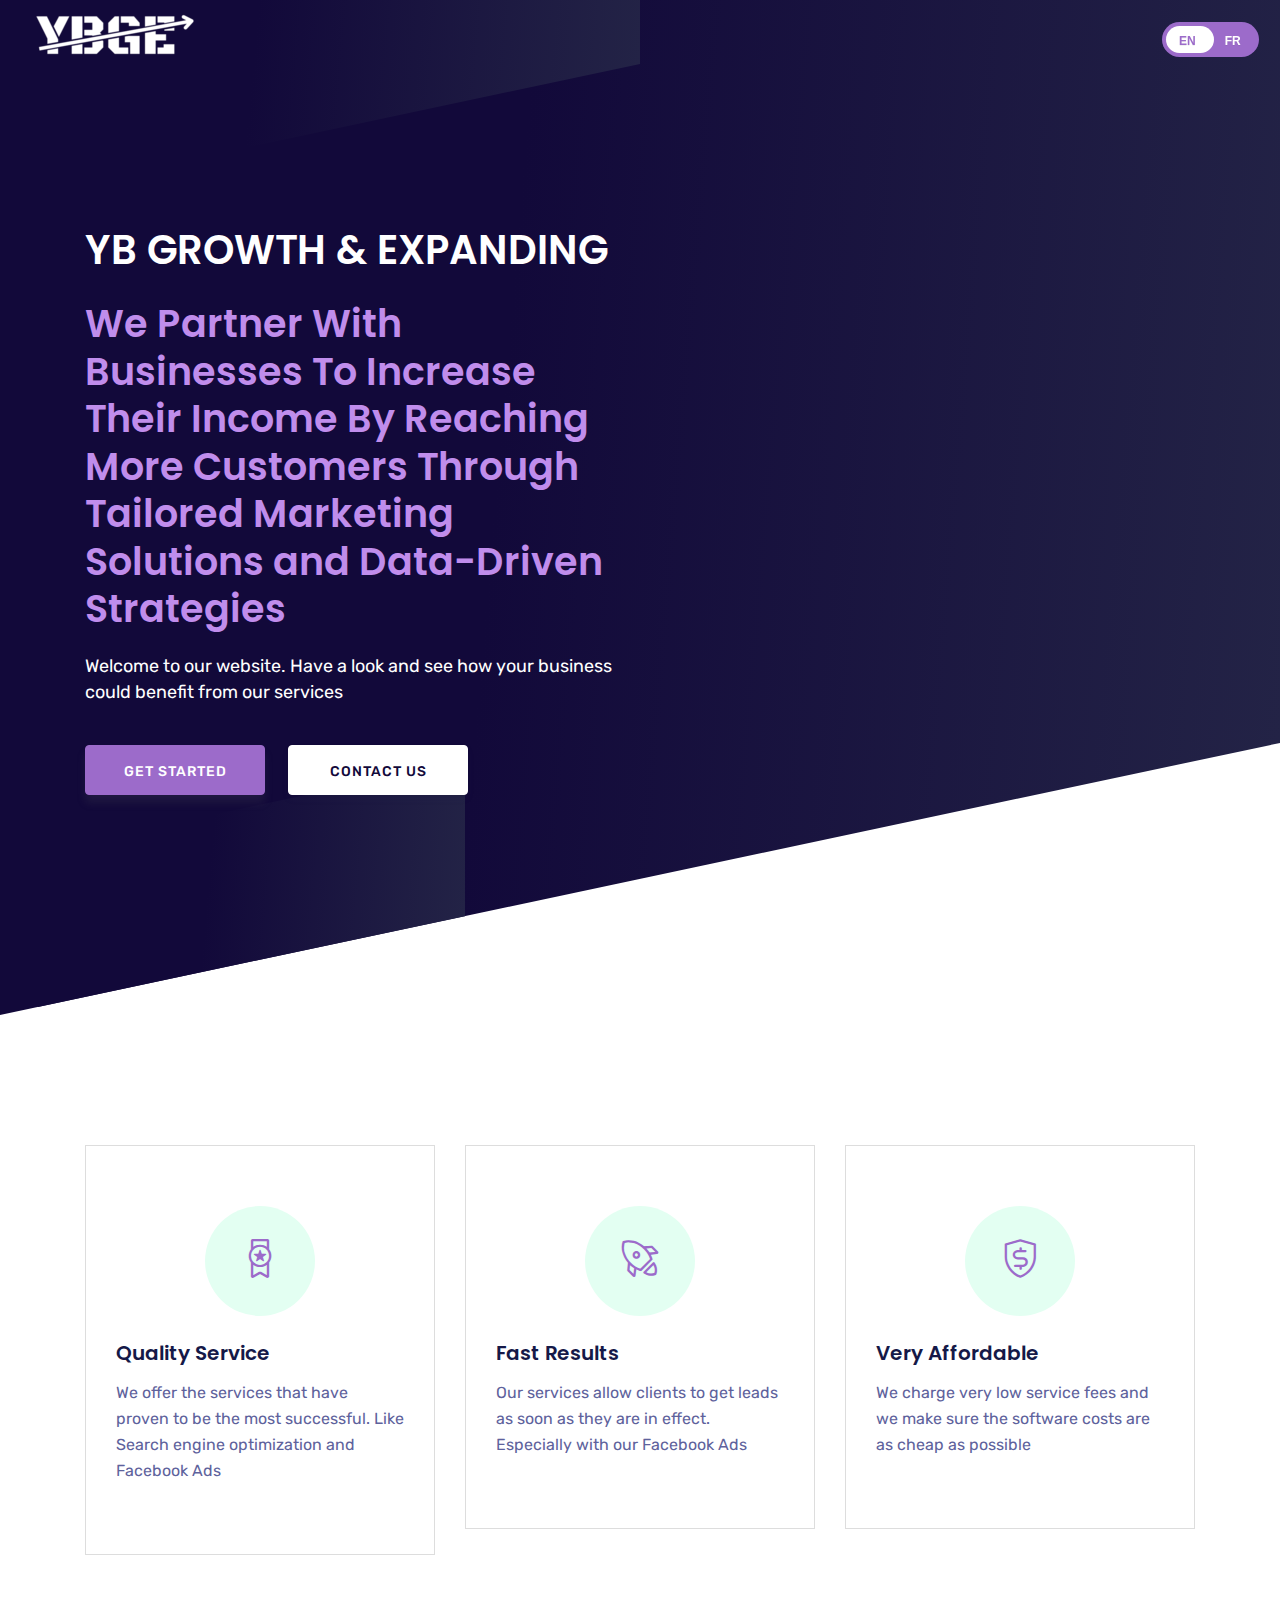
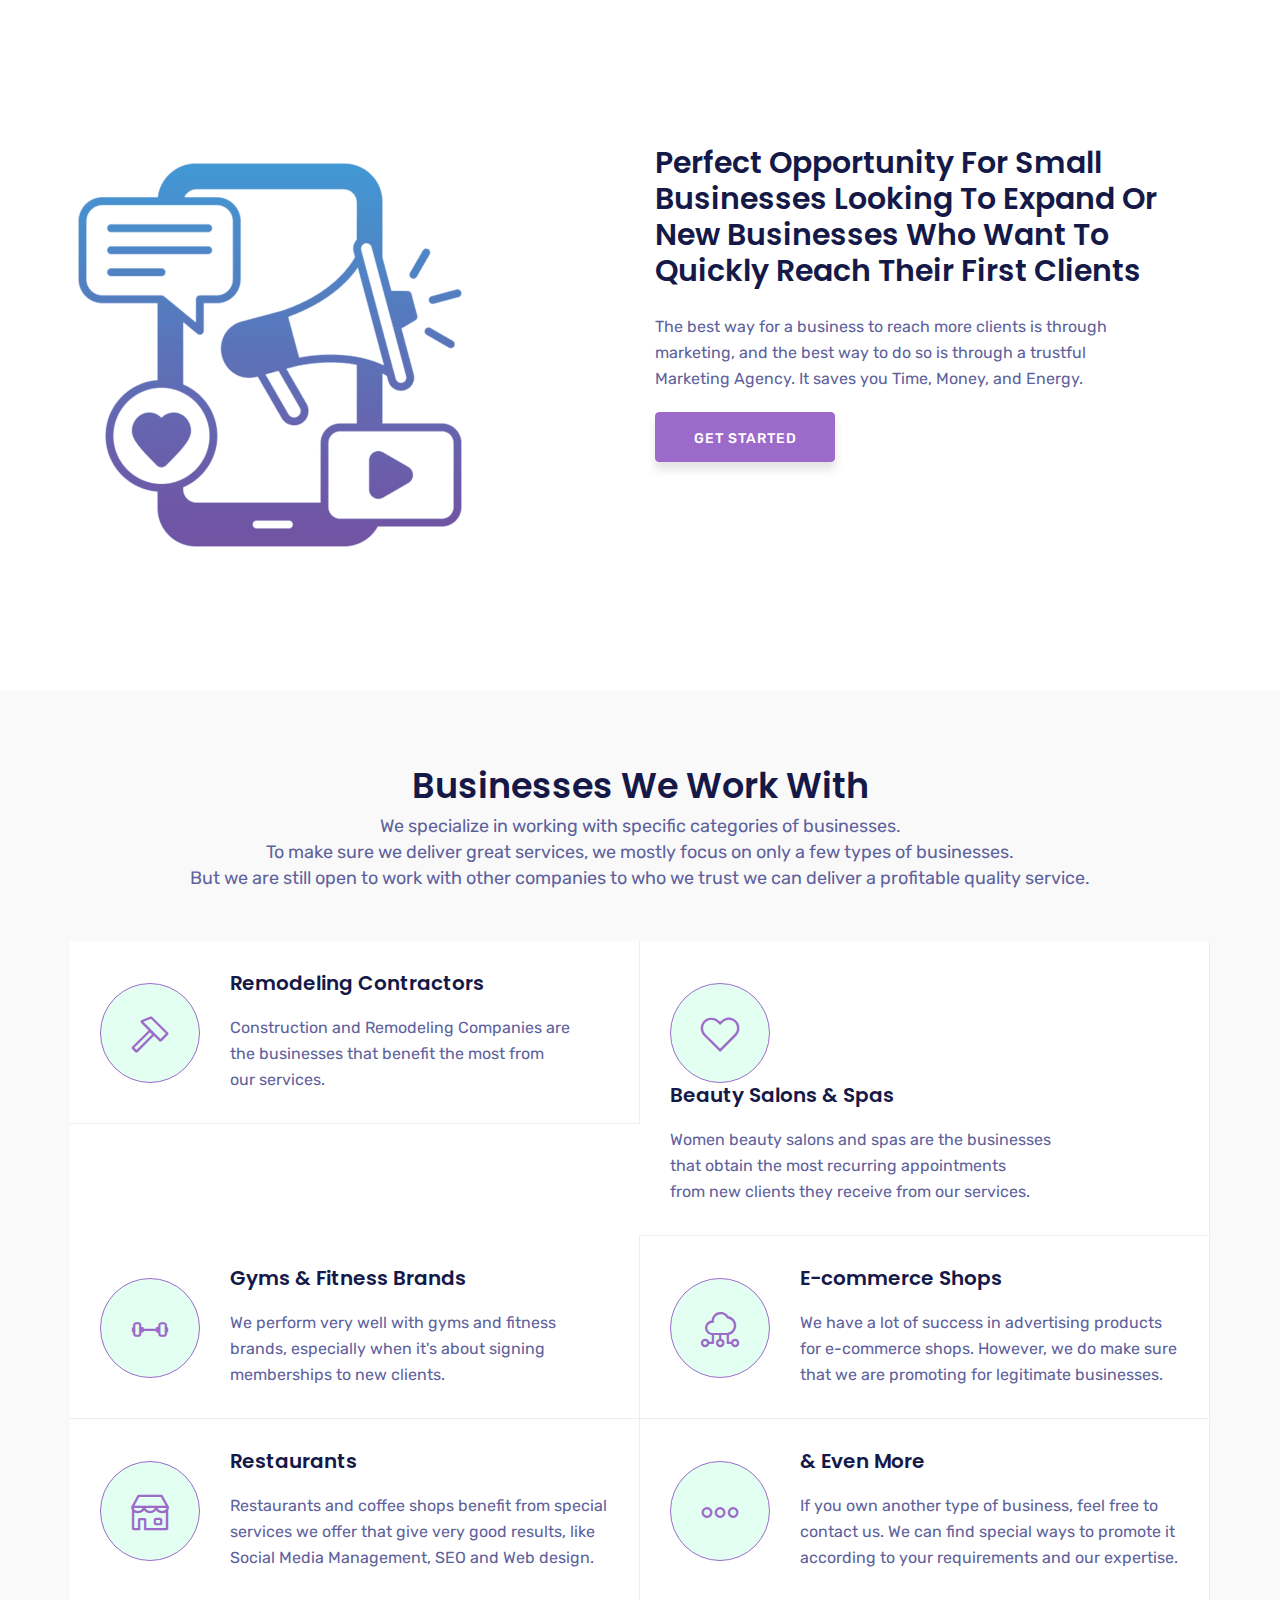
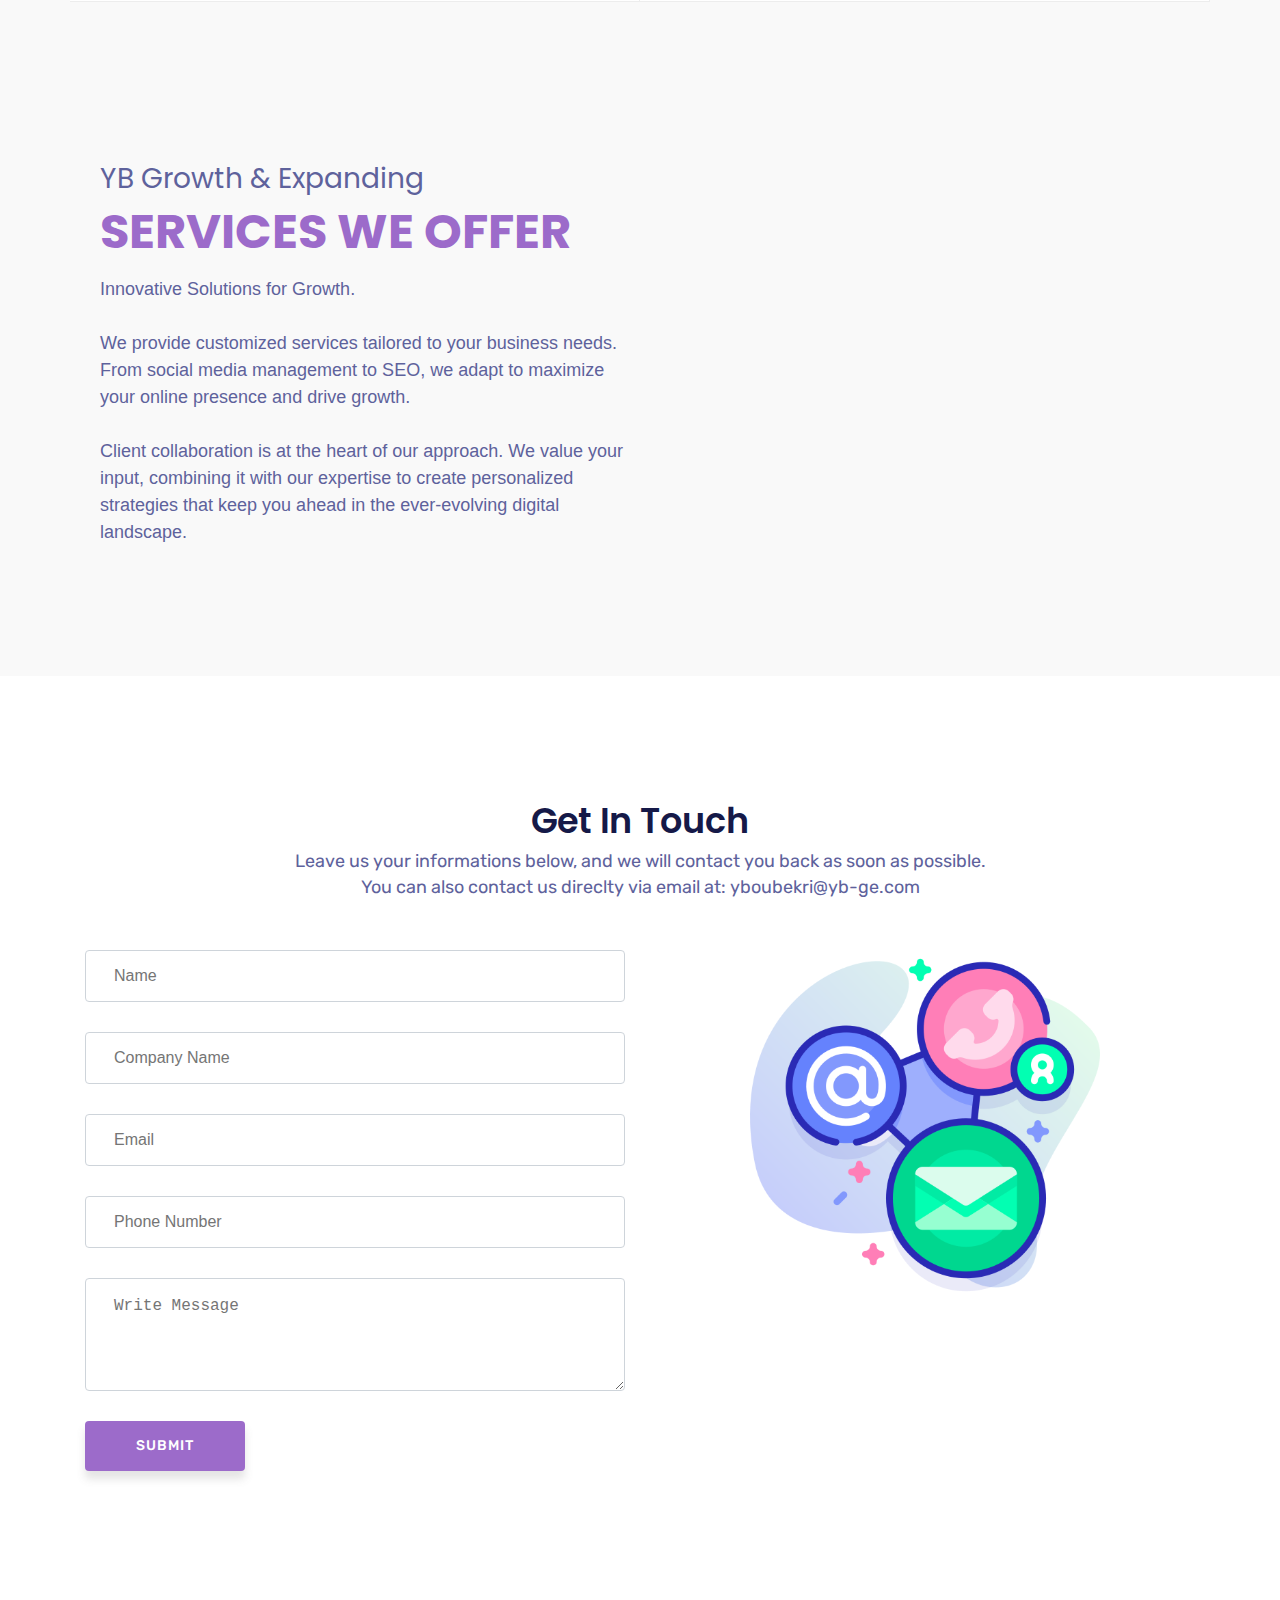
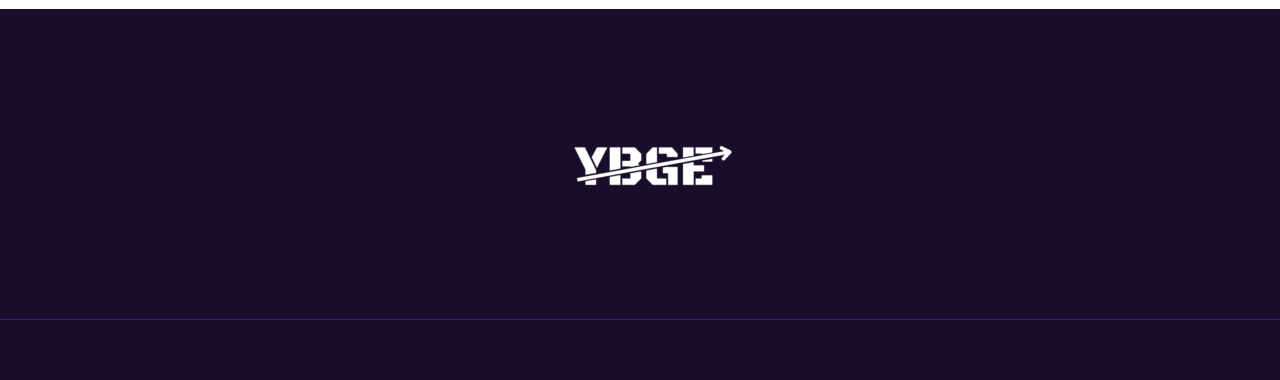
<file: index.html>
<!DOCTYPE html>
<html lang="en">
  <head>
    <!-- Required meta tags -->
    <meta charset="utf-8">
    <meta name="viewport" content="width=device-width, initial-scale=1, shrink-to-fit=no">
    <meta name="keywords" content="Bootstrap, Landing page, Template, Business, Service">
    <meta name="viewport" content="width=device-width, initial-scale=1.0">
    <meta name="author" content="Grayrids">
    <title>YBGE | Marketing Agency</title>
    <link rel="shortcut icon" href="image (2).png" type="image/png">
    <link rel="stylesheet" href="bootstrap.min.css">
    <link rel="stylesheet" href="css/LineIcons.css">
    <link rel="stylesheet" href="main.css">
    <link rel="stylesheet" href="lang.css">
    <script src="js/jquery-min.js"></script>
    <script src="js/bootstrap.min.js"></script>
    <script src="js/owl.carousel.js"></script>      
    <script src="js/scrolling-nav.js"></script>    
    <script src="js/jquery.easing.min.js"></script>     
    <script src="js/jquery.magnific-popup.min.js"></script>      
    <script src="js/main.js"></script> 
  </head>
  <body>
    <header id="home" class="hero-area">    
      <div class="overlay">
        <span></span>
        <span></span>
      </div>
      <nav class="navbar navbar-expand-md bg-inverse fixed-top scrolling-navbar">
        <div class="container">
          <a href="index.html" class="navbar-brand"><img src="img/image (2).png" alt=""></a>       
          <button class="navbar-toggler" type="button" data-toggle="collapse" data-target="#navbarCollapse" aria-controls="navbarCollapse" aria-expanded="false" aria-label="Toggle navigation">
            <i class="lni-menu"></i>
          </button>
        </div>
        <div class="switch">
          <input id="language-toggle" class="check-toggle check-toggle-round-flat" type="checkbox">
          <label for="language-toggle"></label>
          <span class="on">EN</span>
          <span class="off">FR</span>
        </div>
        <script src="lang.js"></script>
      </nav>  
      <div class="container">      
        <div class="row space-100">
          <div class="col-lg-6 col-md-12 col-xs-12">
            <div class="contents">
              <h2 class="head-title">YB GROWTH & EXPANDING</h2>
              <h2 class="head-title2">We Partner With Businesses To Increase Their Income By Reaching More Customers Through Tailored Marketing Solutions and Data-Driven Strategies</h2>
              <p>Welcome to our website. Have a look and see how your business <br> could benefit from our services</p>
              <div class="header-button">
                <a href="#features" class="btn btn-border-filled page-scroll">Get Started</a>
                <a href="#contact" class="btn btn-border page-scroll">Contact Us</a>
              </div>
            </div>
          </div>
        </div> 
      </div>             
    </header>
    <section id="services" class="section">
      <div class="container">
        <div class="row">
          <!-- Start Col -->
          <div class="col-lg-4 col-md-6 col-xs-12">
            <div class="services-item text-center">
              <div class="icon">
                <i class="lni-medall"></i>
              </div>
              <h4>Quality Service</h4>
              <p>We offer the services that have proven to be the most successful. Like Search engine optimization and Facebook Ads</p>
            </div>
          </div>
          <!-- End Col -->
          <!-- Start Col -->
          <div class="col-lg-4 col-md-6 col-xs-12">
            <div class="services-item text-center">
              <div class="icon">
                <i class="lni-rocket"></i>
              </div>
              <h4>Fast Results</h4>
              <p>Our services allow clients to get leads as soon as they are in effect. Especially with our Facebook Ads</p>
            </div>
          </div>
          <!-- End Col -->
          <!-- Start Col -->
          <div class="col-lg-4 col-md-6 col-xs-12">
            <div class="services-item text-center">
              <div class="icon">
                <i class="lni-money-protection"></i>
              </div>
              <h4>Very Affordable</h4>
              <p>We charge very low service fees and we make sure the software costs are as cheap as possible</p>
            </div>
          </div>
          <!-- End Col -->

        </div>
      </div>
    </section>
    <!-- Services Section End -->



    <!-- Business Plan Section Start -->
    <section id="business-plan">
      <div class="container">

        <div class="row">
          <!-- Start Col -->
          <div class="col-lg-6 col-md-12 pl-0 pt-70 pr-5">
            <div class="business-item-img">
              <img src="content-marketing.png" class="img-fluid" alt="">
            </div>
          </div>
          <!-- End Col -->
          <!-- Start Col -->
          <div class="col-lg-6 col-md-12 pl-4">
            <div class="business-item-info">
              <h3>Perfect Opportunity For Small Businesses Looking To Expand Or New Businesses Who Want To Quickly Reach Their First Clients</h3>
              <p>The best way for a business to reach more clients is through<br> marketing, and the best way to do so is through a trustful<br> Marketing Agency. It saves you Time, Money, and Energy.</p>
              <a href="#features" class="btn btn-border-filled page-scroll">Get Started</a>
            </div>
          </div>
          <!-- End Col -->

        </div>
      </div>
    </section>
    <!-- Business Plan Section End -->



    <!-- Cool Fetatures Section Start -->
    <section id="features" class="section">
      <div class="container">
        <!-- Start Row -->
        <div class="row">
          <div class="col-lg-12">
            <div class="features-text section-header text-center">  
              <div>   
                <h2 class="section-title">Businesses We Work With</h2>
                <div class="desc-text">
                  <p>We specialize in working with specific categories of businesses.<br>To make sure we deliver great services, we mostly
                    focus on only a few types of businesses.<br>But we
                    are still open to work with other companies to who
                    we trust we can deliver a profitable quality service.</p>
                </div>
              </div> 
            </div>
          </div>

        </div>
        <!-- End Row -->
        <!-- Start Row -->
        <div class="row featured-bg">
         <!-- Start Col -->
          <div class="col-lg-6 col-md-6 col-xs-12 p-0">
             <!-- Start Fetatures -->
            <div class="feature-item featured-border1">
              <a href="#contact" class="page-scroll">
                <div class="feature-icon float-left">
                  <i class="lni-construction-hammer"></i>
                </div>
              </a>
               <div class="feature-info float-left">
                 <h4>Remodeling Contractors</h4>
                 <p>Construction and Remodeling Companies are<br>the businesses that benefit the most from<br> our services.</p>
               </div>
            </div>
            <!-- End Fetatures -->
          </div>
           <!-- End Col -->
          
         <!-- Start Col -->
          <div class="col-lg-6 col-md-6 col-xs-12 p-0">
             <!-- Start Fetatures -->
             <div class="feature-item featured-border1">
              <a href="#contact" class="page-scroll">
                <div class="feature-icon float-left">
                  <i class="lni-heart"></i>
                </div>
              </a>
               <div class="feature-info float-left">
                 <h4>Beauty Salons & Spas</h4>
                 <p>Women beauty salons and spas are the businesses<br>that obtain the most recurring appointments<br>from new clients they receive from our services.</p>
               </div>
            </div>
            <!-- End Fetatures -->
          </div>
           <!-- End Col -->
          
         <!-- Start Col -->
          <div class="col-lg-6 col-md-6 col-xs-12 p-0">
             <!-- Start Fetatures -->
             <div class="feature-item featured-border1">
              <a href="#contact" class="page-scroll">
                <div class="feature-icon float-left">
                  <i class="lni-dumbbell"></i>
                </div>
              </a>
               <div class="feature-info float-left">
                 <h4>Gyms & Fitness Brands</h4>
                 <p>We perform very well with gyms and fitness<br>brands, especially when it's about signing<br>memberships to new clients.</p>
               </div>
            </div>
            <!-- End Fetatures -->
          </div>
           <!-- End Col -->
          
         <!-- Start Col -->
          <div class="col-lg-6 col-md-6 col-xs-12 p-0">
             <!-- Start Fetatures -->
             <div class="feature-item featured-border1">
              <a href="#contact" class="page-scroll">
                <div class="feature-icon float-left">
                  <i class="lni-cloudnetwork"></i>
                </div>
              </a>
              <div class="feature-info float-left">
                <h4>E-commerce Shops</h4>
                <p>We have a lot of success in advertising products<br>for e-commerce shops. However, we do make sure<br> that we are promoting for legitimate businesses.</p>
              </div>
            </div>
            <!-- End Fetatures -->
          </div>
           <!-- End Col -->
          
         <!-- Start Col -->
          <div class="col-lg-6 col-md-6 col-xs-12 p-0">
             <!-- Start Fetatures -->
             <div class="feature-item featured-border1">
              <a href="#contact" class="page-scroll">
                <div class="feature-icon float-left">
                  <i class="lni-restaurant"></i>
                </div>
              </a>
               <div class="feature-info float-left">
                 <h4>Restaurants</h4>
                 <p>Restaurants and coffee shops benefit from special<br>services we offer that give very good results, like<br>Social Media Management, SEO and Web design.</p>
               </div>
            </div>
            <!-- End Fetatures -->
          </div>
           <!-- End Col -->
          
         <!-- Start Col -->
          <div class="col-lg-6 col-md-6 col-xs-12 p-0">
             <!-- Start Fetatures -->
             <div class="feature-item featured-border1">
              <a href="#contact" class="page-scroll">
                <div class="feature-icon float-left">
                  <i class="lni-more"></i>
                </div>
              </a>
               <div class="feature-info float-left">
                <h4>& Even More</h4>
                <p>If you own another type of business, feel free to<br>contact us. We can find special ways to promote it<br> according to your requirements and our expertise.</p>
               </div>
            </div>
          </div>
        </div>
      </div>
    </section>


    <section id="features" class="section">
      <div class="container">
        <!-- Start Row -->
        <div class="row">
          <div class="col-lg-12">
            <div class="features-text section-header ">  
              <div>   
                <div>
                  <div class="col-lg-6 col-md-12 pl-4" >
                    <div>
                    <h1 style="text-align: left; font-size: 28px; color: #5e629c;">YB Growth & Expanding</h1>
                    </div>
                    <div data-de-type="headline" data-de-editing="false" data-title="headline" data-ce="true" data-trigger="none" data-animate="fade" data-delay="500" style="margin-top: 0px; outline: none; cursor: pointer; font-family: Montserrat, Helvetica, sans-serif !important;" aria-disabled="false" data-google-font="Montserrat">
                    <h1 style="text-align: left; font-size: 48px; color: #9c6bca;" data-bold="inherit" data-gramm="false" contenteditable="false"><b>SERVICES WE OFFER</b></h1>
                    </div>
                    <div data-de-type="headline" data-de-editing="false" data-title="Paragraph" data-ce="true" data-trigger="none" data-animate="fade" data-delay="500" style="margin-top: 15px; outline: none; cursor: pointer; font-family: Montserrat, Helvetica, sans-serif !important;" data-google-font="Montserrat" aria-disabled="false">
                    <div style="text-align: left; font-size: 18px; color: #5e629c;" data-gramm="false" contenteditable="false">Innovative Solutions for Growth.<div><br></div>
                    <div>We provide customized services tailored to your business needs. From social media management to SEO, we adapt to maximize your online presence and drive growth.</div>
                    <div><br></div>
                    <div>Client collaboration is at the heart of our approach. We value your input, combining it with our expertise to create personalized strategies that keep you ahead in the ever-evolving digital landscape.</div>
                    </div>
                    </div>
                  </div>
                </div>
              </div>
            </div> 
          </div>
        </div>
      </div>
    </section>



    <!-- Contact Us Section -->
    <section id="contact" class="section">
      <!-- Container Starts -->
      <div class="container">
        <!-- Start Row -->
        <div class="row">
          <div class="col-lg-12">
            <div class="contact-text section-header text-center">  
              <div>   
                <h2 class="section-title">Get In Touch</h2>
                <div class="desc-text">
                  <p>Leave us your informations below, and we will contact you back as soon as possible.</p>  
                  <p>You can also contact us direclty via email at: yboubekri@yb-ge.com</p>
                </div>
              </div> 
            </div>
          </div>
        </div>
        <!-- End Row -->
        <!-- Start Row -->
        <div class="row">
          <!-- Start Col -->
          <div class="col-lg-6 col-md-12">
          <form id="contactForm" action="https://formsubmit.co/yboubekri@yb-ge.com" method="POST">
            <div class="row">
              <div class="col-md-6">
                <div class="form-group">
                  <input type="hidden" name="_captcha" value="false">
                  <input type="hidden" name="_next" value="https://yb-ge.com/thankyou.html">
                  <input type="text" class="form-control" id="name" name="name" placeholder="Name" required data-error="Please enter your name">
                  <div class="help-block with-errors"></div>
                </div>                                 
              </div>
              <div class="col-md-6">
                <div class="form-group">
                  <input type="text" placeholder="Company Name" id="msg_subject" class="form-control" name="msg_subject" required data-error="Please enter your subject">
                  <div class="help-block with-errors"></div>
                </div> 
              </div>
              <div class="col-md-6">
                <div class="form-group">
                  <input type="text" class="form-control" id="email" name="email" placeholder="Email" required data-error="Please enter your Email">
                  <div class="help-block with-errors"></div>
                </div>                                 
              </div>
              <div class="col-md-6">
                <div class="form-group">
                  <input type="text" placeholder="Phone Number" id="budget" class="form-control" name="Phone" required data-error="Please enter your Budget">
                  <div class="help-block with-errors"></div>
                </div> 
              </div>
              <div class="col-md-12">
                <div class="form-group"> 
                  <textarea class="form-control" id="message"  name="message" placeholder="Write Message" rows="4" data-error="Write your message" required></textarea>
                  <div class="help-block with-errors"></div>
                </div>
                <div class="submit-button">
                  <button class="btn btn-common" id="submit" type="submit">Submit</button>
                  <div id="msgSubmit" class="h3 hidden"></div> 
                  <div class="clearfix"></div> 
                </div>
              </div>
            </div>            
          </form>
          </div>
          <!-- End Col -->
          <!-- Start Col -->
          <div class="col-lg-1">
            
          </div>
          <!-- End Col -->
          <!-- Start Col -->
          <div class="col-lg-4 col-md-12">
            <div class="contact-img">
              <img src="contact-me.png" class="img-fluid" alt="">
            </div>
          </div>
          <div class="col-lg-1">
          </div>
        </div>
      </div>
    </section>
    <footer>
      <section id="footer-Content">
        <div class="container">
          <div class="row">
            <div>
              <div class="footer-logo">
              <a href="index.html" class="scroll-up">
                <img src="img/image (2).png" alt="">
              </a>
              </div>
            </div>
          </div>
        </div>
        <div class="copyright"></div>
          </div>
        </div>
      <!-- Copyright End -->
      </section>
      <!-- Footer area End -->
      
    </footer>
    <!-- Footer Section End --> 
    <a href="#" class="back-to-top">
      <i class="lni-chevron-up"></i>
    </a>
</html>
</file>
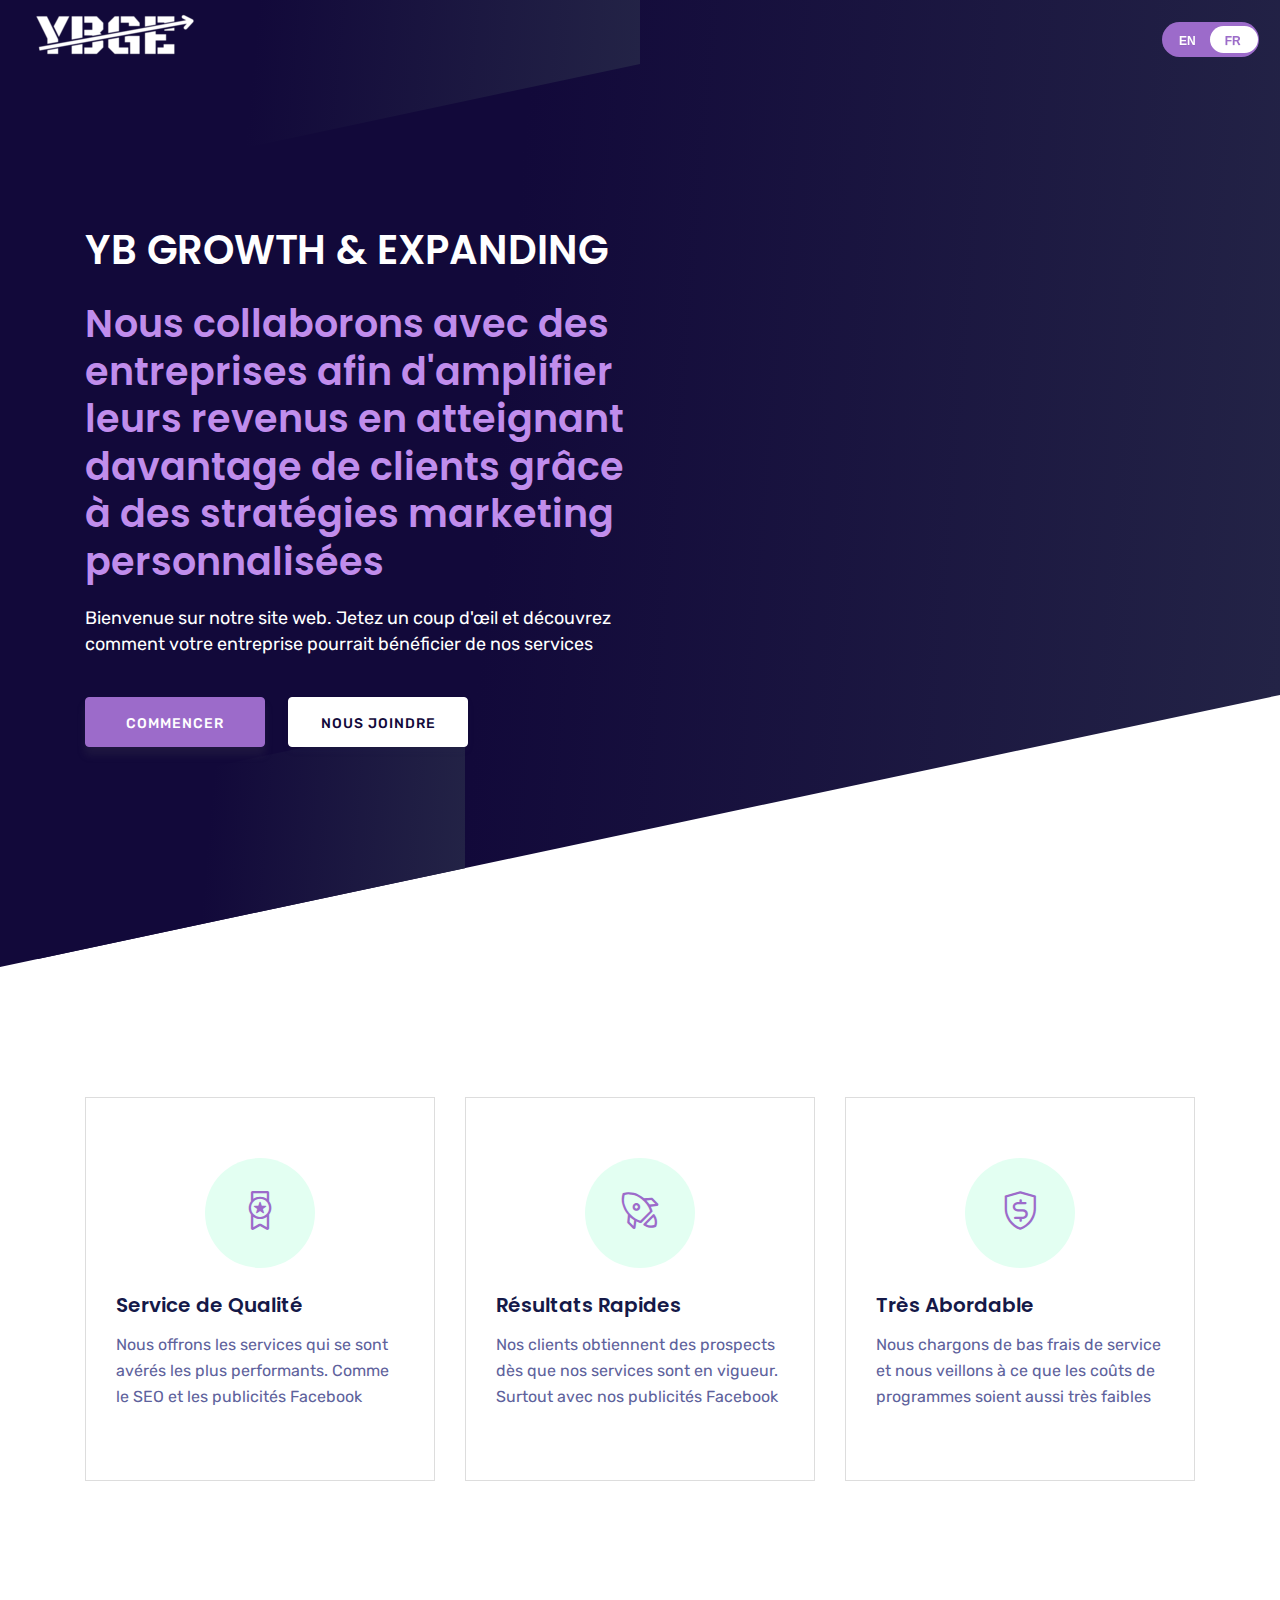
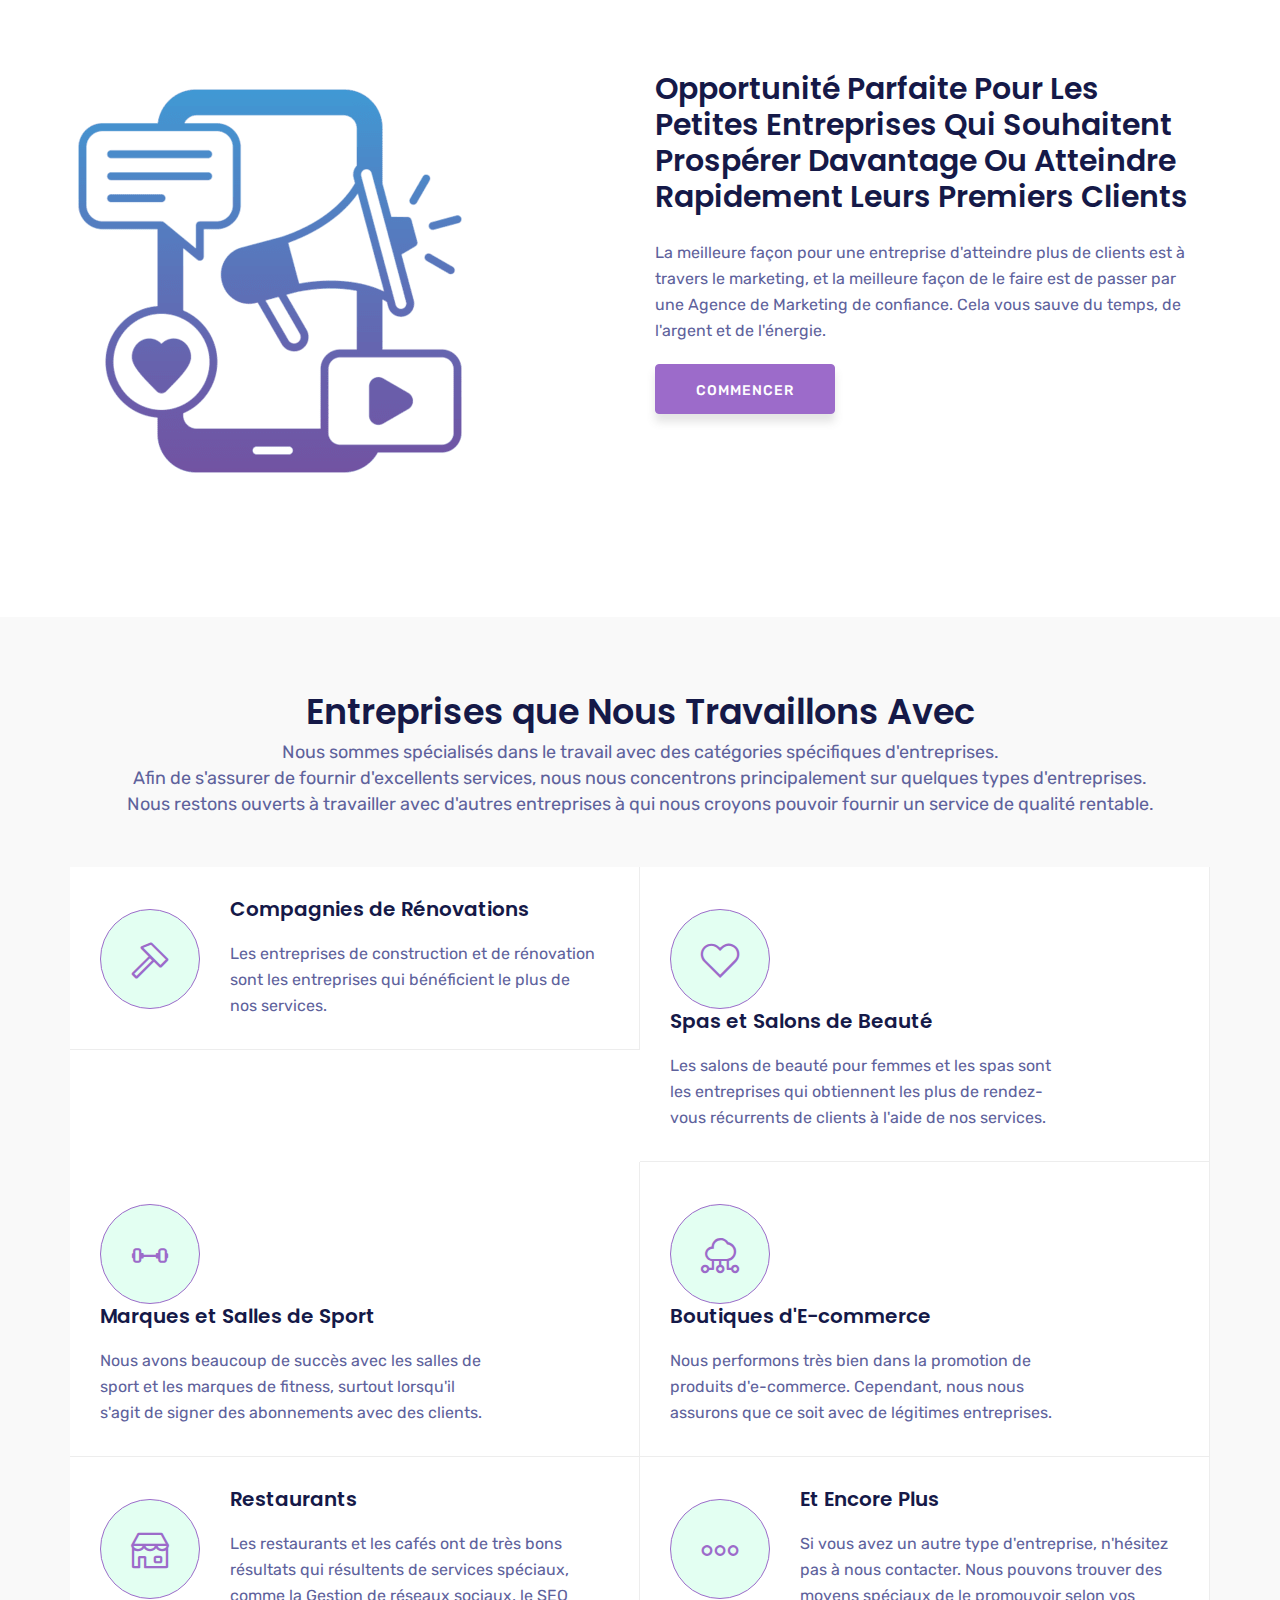
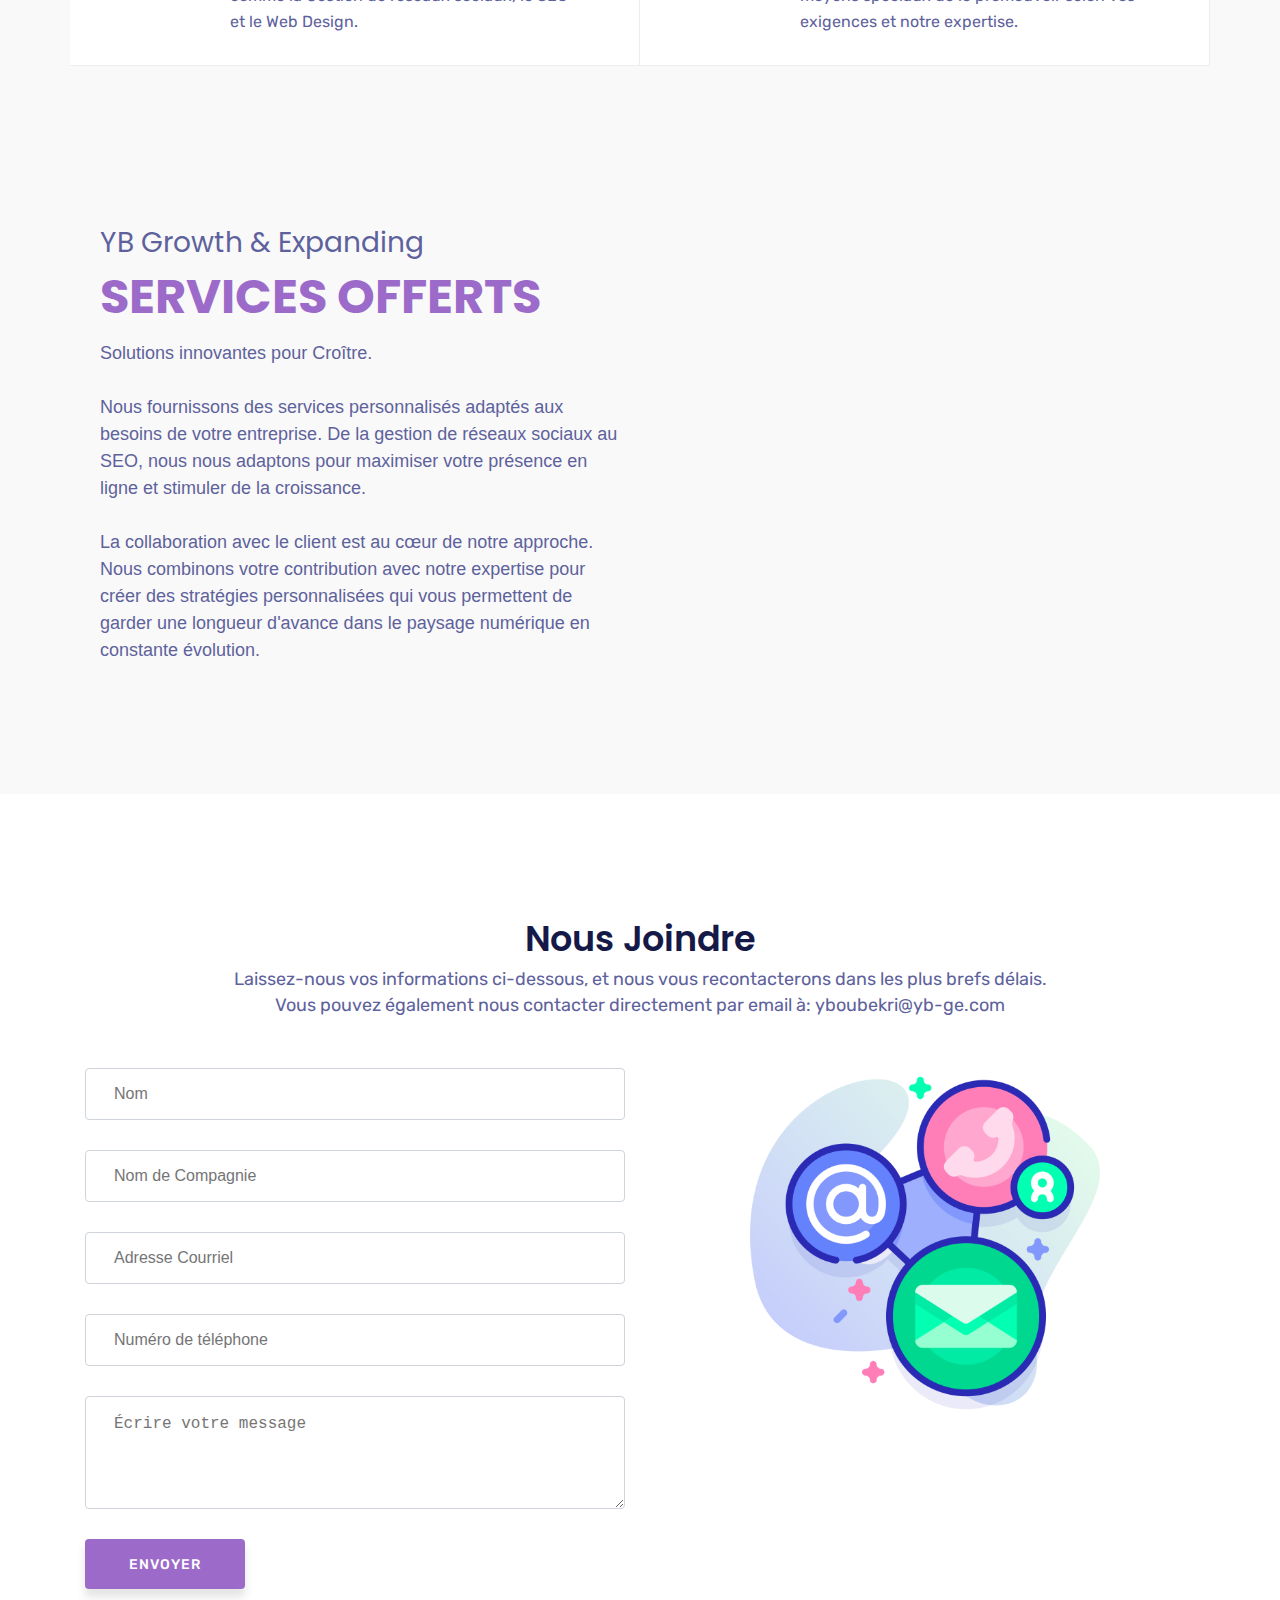
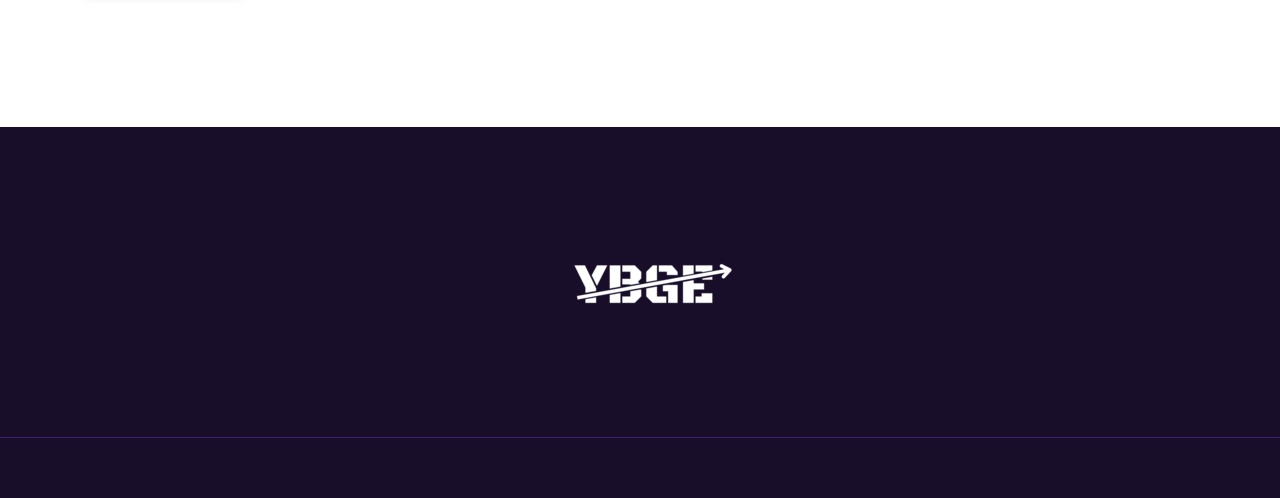
<file: indexFR.html>
<!DOCTYPE html>
<html lang="fr">
  <head>
    <!-- Required meta tags -->
    <meta charset="utf-8">
    <meta name="viewport" content="width=device-width, initial-scale=1, shrink-to-fit=no">
    <meta name="keywords" content="Bootstrap, Landing page, Template, Business, Service">
    <meta name="viewport" content="width=device-width, initial-scale=1.0">
    <meta name="author" content="Grayrids">
    <title>YBGE | Agence de Marketing</title>
    <link rel="shortcut icon" href="image (2).png" type="image/png">
    <link rel="stylesheet" href="bootstrap.min.css">
    <link rel="stylesheet" href="css/LineIcons.css">
    <link rel="stylesheet" href="main.css">
    <link rel="stylesheet" href="lang.css">
    <script src="js/jquery-min.js"></script>
    <script src="js/bootstrap.min.js"></script>
    <script src="js/owl.carousel.js"></script>      
    <script src="js/scrolling-nav.js"></script>    
    <script src="js/jquery.easing.min.js"></script>     
    <script src="js/jquery.magnific-popup.min.js"></script>      
    <script src="js/main.js"></script> 
    
  </head>
  <body>
    <header id="home" class="hero-area">    
      <div class="overlay">
        <span></span>
        <span></span>
      </div>
      <nav class="navbar navbar-expand-md bg-inverse fixed-top scrolling-navbar">
        <div class="container">
          <a href="index.html" class="navbar-brand"><img src="img/image (2).png" alt=""></a>       
          <button class="navbar-toggler" type="button" data-toggle="collapse" data-target="#navbarCollapse" aria-controls="navbarCollapse" aria-expanded="false" aria-label="Toggle navigation">
            <i class="lni-menu"></i>
          </button>
        </div>
        <div class="switch">
          <input id="language-toggle" class="check-toggle check-toggle-round-flat" type="checkbox" checked>
          <label for="language-toggle"></label>
          <span class="on">EN</span>
          <span class="off">FR</span>
        </div>
        <script src="langFR.js"></script>
      </nav>  
      <div class="container">      
        <div class="row space-100">
          <div class="col-lg-6 col-md-12 col-xs-12">
            <div class="contents">
              <h2 class="head-title">YB GROWTH & EXPANDING</h2>
              <h2 class="head-title2">Nous collaborons avec des entreprises afin d'amplifier leurs revenus en atteignant davantage de clients grâce à des stratégies marketing personnalisées</h2>
              <p>Bienvenue sur notre site web. Jetez un coup d'œil et découvrez<br>comment votre entreprise pourrait bénéficier de nos services</p>
              <div class="header-button">
                <a href="#features" class="btn btn-border-filled page-scroll">Commencer</a>
                <a href="#contact" class="btn btn-border page-scroll">Nous joindre</a>
              </div>
            </div>
          </div>
        </div> 
      </div>             
    </header>
    <section id="services" class="section">
      <div class="container">
        <div class="row">
          <!-- Start Col -->
          <div class="col-lg-4 col-md-6 col-xs-12">
            <div class="services-item text-center">
              <div class="icon">
                <i class="lni-medall"></i>
              </div>
              <h4>Service de Qualité</h4>
              <p>Nous offrons les services qui se sont avérés les plus performants. Comme le SEO et les publicités Facebook</p>
            </div>
          </div>
          <!-- End Col -->
          <!-- Start Col -->
          <div class="col-lg-4 col-md-6 col-xs-12">
            <div class="services-item text-center">
              <div class="icon">
                <i class="lni-rocket"></i>
              </div>
              <h4>Résultats Rapides</h4>
              <p>Nos clients obtiennent des prospects dès que nos services sont en vigueur. Surtout avec nos publicités Facebook</p>
            </div>
          </div>
          <!-- End Col -->
          <!-- Start Col -->
          <div class="col-lg-4 col-md-6 col-xs-12">
            <div class="services-item text-center">
              <div class="icon">
                <i class="lni-money-protection"></i>
              </div>
              <h4>Très Abordable</h4>
              <p>Nous chargons de bas frais de service et nous veillons à ce que les coûts de programmes soient aussi très faibles</p>
            </div>
          </div>
          <!-- End Col -->

        </div>
      </div>
    </section>
    <!-- Services Section End -->



    <!-- Business Plan Section Start -->
    <section id="business-plan">
      <div class="container">

        <div class="row">
          <!-- Start Col -->
          <div class="col-lg-6 col-md-12 pl-0 pt-70 pr-5">
            <div class="business-item-img">
              <img src="content-marketing.png" class="img-fluid" alt="">
            </div>
          </div>
          <!-- End Col -->
          <!-- Start Col -->
          <div class="col-lg-6 col-md-12 pl-4">
            <div class="business-item-info">
              <h3>Opportunité Parfaite Pour Les Petites Entreprises Qui Souhaitent Prospérer Davantage Ou Atteindre Rapidement Leurs Premiers Clients</h3>
              <p>La meilleure façon pour une entreprise d'atteindre plus de clients est à travers le
                marketing, et la meilleure façon de le faire est de passer par une Agence de Marketing de confiance. Cela vous sauve du temps, de l'argent et de l'énergie.</p>
              <a href="#features" class="btn btn-border-filled page-scroll">Commencer</a>
            </div>
          </div>
          <!-- End Col -->

        </div>
      </div>
    </section>
    <!-- Business Plan Section End -->



    <!-- Cool Fetatures Section Start -->
    <section id="features" class="section">
      <div class="container">
        <!-- Start Row -->
        <div class="row">
          <div class="col-lg-12">
            <div class="features-text section-header text-center">  
              <div>   
                <h2 class="section-title">Entreprises que Nous Travaillons Avec</h2>
                <div class="desc-text">
                  <p>Nous sommes spécialisés dans le travail avec des catégories spécifiques d'entreprises.
                    <br>Afin de s'assurer de fournir d'excellents services, nous nous concentrons principalement sur quelques types d'entreprises.
                    <br>Nous restons ouverts à travailler avec d'autres entreprises à qui nous croyons pouvoir fournir un service de qualité rentable.</p>
                </div>
              </div> 
            </div>
          </div>

        </div>
        <!-- End Row -->
        <!-- Start Row -->
        <div class="row featured-bg">
         <!-- Start Col -->
          <div class="col-lg-6 col-md-6 col-xs-12 p-0">
             <!-- Start Fetatures -->
            <div class="feature-item featured-border1">
              <a href="#contact" class="page-scroll">
                <div class="feature-icon float-left">
                  <i class="lni-construction-hammer"></i>
                </div>
              </a>
               <div class="feature-info float-left">
                 <h4>Compagnies de Rénovations</h4>
                 <p>Les entreprises de construction et de rénovation<br> sont les entreprises qui bénéficient le plus de <br>nos services.</p>
               </div>
            </div>
            <!-- End Fetatures -->
          </div>
           <!-- End Col -->
          
         <!-- Start Col -->
          <div class="col-lg-6 col-md-6 col-xs-12 p-0">
             <!-- Start Fetatures -->
             <div class="feature-item featured-border1">
              <a href="#contact" class="page-scroll">
                <div class="feature-icon float-left">
                  <i class="lni-heart"></i>
                </div>
              </a>
               <div class="feature-info float-left">
                 <h4>Spas et Salons de Beauté</h4>
                 <p>Les salons de beauté pour femmes et les spas sont<br> les entreprises qui obtiennent les plus de rendez-<br>vous récurrents de clients à l'aide de nos services.</p>
               </div>
            </div>
            <!-- End Fetatures -->
          </div>
           <!-- End Col -->
          
         <!-- Start Col -->
          <div class="col-lg-6 col-md-6 col-xs-12 p-0">
             <!-- Start Fetatures -->
             <div class="feature-item featured-border1">
              <a href="#contact" class="page-scroll">
                <div class="feature-icon float-left">
                  <i class="lni-dumbbell"></i>
                </div>
              </a>
               <div class="feature-info float-left">
                 <h4>Marques et Salles de Sport</h4>
                 <p>Nous avons beaucoup de succès avec les salles de<br>sport et les marques de fitness, surtout lorsqu'il <br>s'agit de signer des abonnements avec des clients.</p>
               </div>
            </div>
            <!-- End Fetatures -->
          </div>
           <!-- End Col -->
          
         <!-- Start Col -->
          <div class="col-lg-6 col-md-6 col-xs-12 p-0">
             <!-- Start Fetatures -->
             <div class="feature-item featured-border1">
              <a href="#contact" class="page-scroll">
                <div class="feature-icon float-left">
                  <i class="lni-cloudnetwork"></i>
                </div>
              </a>
              <div class="feature-info float-left">
                <h4>Boutiques d'E-commerce</h4>
                <p>Nous performons très bien dans la promotion de<br> produits d'e-commerce. Cependant, nous nous<br> assurons que ce soit avec de légitimes entreprises.</p>
              </div>
            </div>
            <!-- End Fetatures -->
          </div>
           <!-- End Col -->
          
         <!-- Start Col -->
          <div class="col-lg-6 col-md-6 col-xs-12 p-0">
             <!-- Start Fetatures -->
             <div class="feature-item featured-border1">
              <a href="#contact" class="page-scroll">
                <div class="feature-icon float-left">
                  <i class="lni-restaurant"></i>
                </div>
              </a>
               <div class="feature-info float-left">
                 <h4>Restaurants</h4>
                 <p>Les restaurants et les cafés ont de très bons<br> résultats qui résultents de services spéciaux,<br>
                    comme
                   la Gestion de réseaux sociaux, le SEO<br> et le Web Design.</p>
               </div>
            </div>
            <!-- End Fetatures -->
          </div>
           <!-- End Col -->
          
         <!-- Start Col -->
          <div class="col-lg-6 col-md-6 col-xs-12 p-0">
             <!-- Start Fetatures -->
             <div class="feature-item featured-border1">
              <a href="#contact" class="page-scroll">
                <div class="feature-icon float-left">
                  <i class="lni-more"></i>
                </div>
              </a>
               <div class="feature-info float-left">
                <h4>Et Encore Plus</h4>
                <p>Si vous avez un autre type d'entreprise, n'hésitez<br> pas à
                  nous contacter. Nous pouvons trouver des<br> moyens spéciaux de le promouvoir
                  selon vos<br> exigences et notre expertise.</p>
               </div>
            </div>
          </div>
        </div>
      </div>
    </section>


    <section id="features" class="section">
      <div class="container">
        <!-- Start Row -->
        <div class="row">
          <div class="col-lg-12">
            <div class="features-text section-header ">  
              <div>   
                <div>
                  <div class="col-lg-6 col-md-12 pl-4" >
                    <div>
                    <h1 style="text-align: left; font-size: 28px; color: #5e629c;">YB Growth & Expanding</h1>
                    </div>
                    <div data-de-type="headline" data-de-editing="false" data-title="headline" data-ce="true" data-trigger="none" data-animate="fade" data-delay="500" style="margin-top: 0px; outline: none; cursor: pointer; font-family: Montserrat, Helvetica, sans-serif !important;" aria-disabled="false" data-google-font="Montserrat">
                    <h1 style="text-align: left; font-size: 48px; color: #9c6bca;" data-bold="inherit" data-gramm="false" contenteditable="false"><b>SERVICES OFFERTS</b></h1>
                    </div>
                    <div data-de-type="headline" data-de-editing="false" data-title="Paragraph" data-ce="true" data-trigger="none" data-animate="fade" data-delay="500" style="margin-top: 15px; outline: none; cursor: pointer; font-family: Montserrat, Helvetica, sans-serif !important;" data-google-font="Montserrat" aria-disabled="false">
                    <div style="text-align: left; font-size: 18px; color: #5e629c;" data-gramm="false" contenteditable="false">Solutions innovantes pour Croître.<div><br></div>
                    <div>Nous fournissons des services personnalisés adaptés aux besoins de votre entreprise. De la gestion de réseaux sociaux au SEO, nous nous adaptons pour maximiser votre présence en ligne et stimuler de la croissance.</div>
                    <div><br></div>
                    <div>La collaboration avec le client est au cœur de notre approche. Nous combinons votre contribution avec notre expertise pour créer des stratégies personnalisées qui vous permettent de garder une longueur d'avance dans le paysage numérique en constante évolution.</div>
                    </div>
                    </div>
                  </div>
                </div>
              </div>
            </div> 
          </div>
        </div>
      </div>
    </section>





    <!-- Contact Us Section -->
    <section id="contact" class="section">
      <!-- Container Starts -->
      <div class="container">
        <!-- Start Row -->
        <div class="row">
          <div class="col-lg-12">
            <div class="contact-text section-header text-center">  
              <div>   
                <h2 class="section-title">Nous Joindre</h2>
                <div class="desc-text">
                  <p>Laissez-nous vos informations ci-dessous, et nous vous recontacterons dans les plus brefs délais.</p>  
                  <p>Vous pouvez également nous contacter directement par email à: yboubekri@yb-ge.com</p>
                </div>
              </div> 
            </div>
          </div>
        </div>
        <!-- End Row -->
        <!-- Start Row -->
        <div class="row">
          <!-- Start Col -->
          <div class="col-lg-6 col-md-12">
          <form id="contactForm" action="https://formsubmit.co/yboubekri@yb-ge.com" method="POST">
            <div class="row">
              <div class="col-md-6">
                <div class="form-group">
                  <input type="hidden" name="_captcha" value="false">
                  <input type="hidden" name="_next" value="https://yb-ge.com/thankyou.html">
                  <input type="text" class="form-control" id="name" name="name" placeholder="Nom" required data-error="Please enter your name">
                  <div class="help-block with-errors"></div>
                </div>                                 
              </div>
              <div class="col-md-6">
                <div class="form-group">
                  <input type="text" placeholder="Nom de Compagnie" id="msg_subject" class="form-control" name="msg_subject" required data-error="Please enter your subject">
                  <div class="help-block with-errors"></div>
                </div> 
              </div>
              <div class="col-md-6">
                <div class="form-group">
                  <input type="text" class="form-control" id="email" name="email" placeholder="Adresse Courriel" required data-error="Please enter your Email">
                  <div class="help-block with-errors"></div>
                </div>                                 
              </div>
              <div class="col-md-6">
                <div class="form-group">
                  <input type="text" placeholder="Numéro de téléphone" id="budget" class="form-control" name="Phone" required data-error="Please enter your Budget">
                  <div class="help-block with-errors"></div>
                </div> 
              </div>
              <div class="col-md-12">
                <div class="form-group"> 
                  <textarea class="form-control" id="message"  name="message" placeholder="Écrire votre message" rows="4" data-error="Write your message" required></textarea>
                  <div class="help-block with-errors"></div>
                </div>
                <div class="submit-button">
                  <button class="btn btn-common" id="submit" type="submit">Envoyer</button>
                  <div id="msgSubmit" class="h3 hidden"></div> 
                  <div class="clearfix"></div> 
                </div>
              </div>
            </div>            
          </form>
          </div>
          <!-- End Col -->
          <!-- Start Col -->
          <div class="col-lg-1">
            
          </div>
          <!-- End Col -->
          <!-- Start Col -->
          <div class="col-lg-4 col-md-12">
            <div class="contact-img">
              <img src="contact-me.png" class="img-fluid" alt="">
            </div>
          </div>
          <div class="col-lg-1">
          </div>
        </div>
      </div>
    </section>
    <footer>
      <section id="footer-Content">
        <div class="container">
          <div class="row">
            <div>
              <div class="footer-logo">
              <a href="index.html" class="scroll-up">
                <img src="img/image (2).png" alt="">
              </a>
              </div>
            </div>
          </div>
        </div>
        <div class="copyright"></div>
          </div>
        </div>
      <!-- Copyright End -->
      </section>
      <!-- Footer area End -->
      
    </footer>
    <!-- Footer Section End --> 
    <a href="#" class="back-to-top">
      <i class="lni-chevron-up"></i>
    </a>
    
  </body>
</html>
</file>
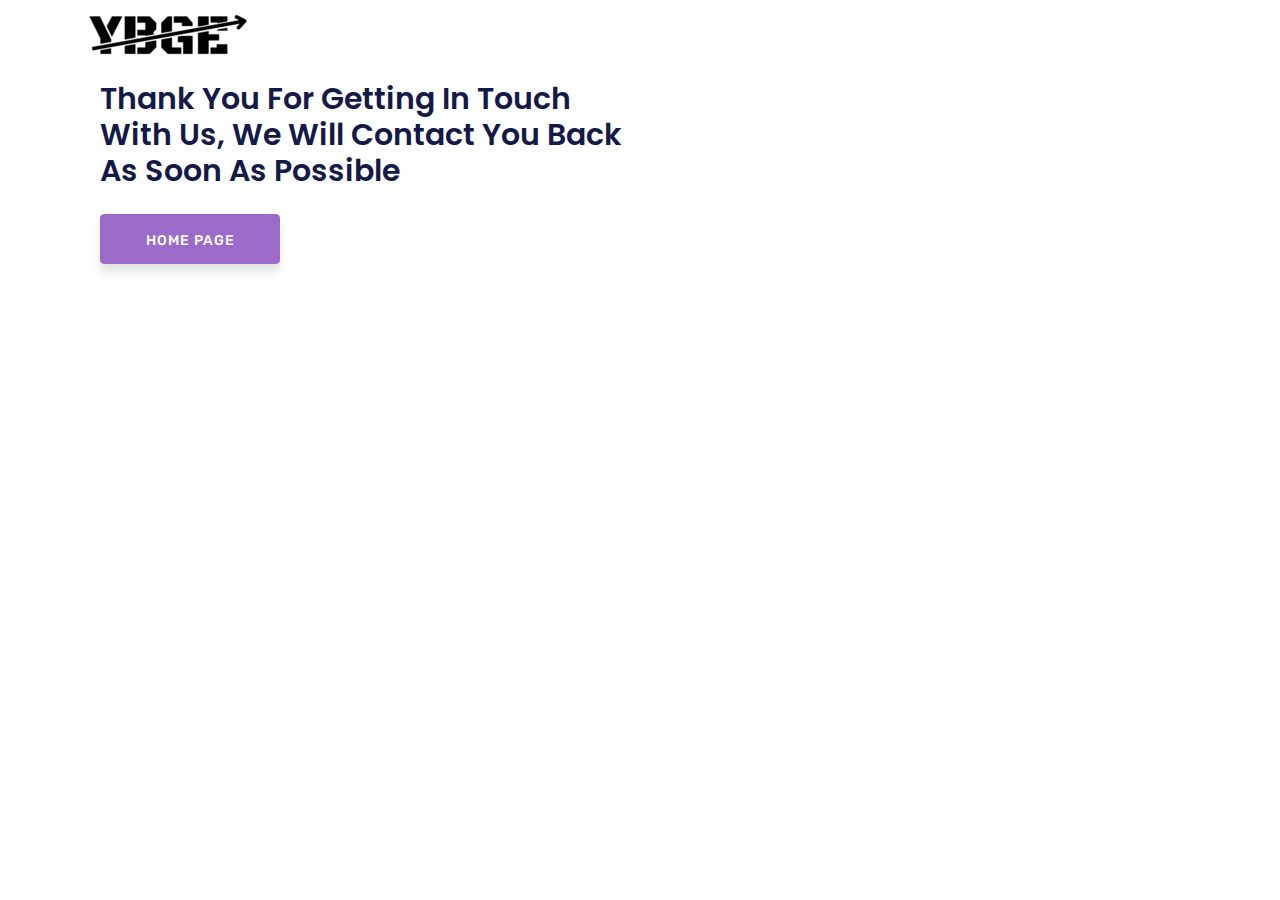
<file: thankyou.html>
<!DOCTYPE html>
<html lang="en">
  <head>
    <!-- Required meta tags -->
    <meta charset="utf-8">
    <meta name="viewport" content="width=device-width, initial-scale=1, shrink-to-fit=no">
    <meta name="keywords" content="Bootstrap, Landing page, Template, Business, Service">
    <meta name="viewport" content="width=device-width, initial-scale=1, maximum-scale=1">
    <meta name="author" content="Grayrids">
    <title>YBGE | Marketing Agency</title>
    <link rel="shortcut icon" href="image (2).png" type="image/png">
    <link rel="stylesheet" href="bootstrap.min.css">
    <link rel="stylesheet" href="css/LineIcons.css">
    <link rel="stylesheet" href="main.css">
    <script src="js/jquery-min.js"></script>
    <script src="js/bootstrap.min.js"></script>
    <script src="js/owl.carousel.js"></script>      
    <script src="js/scrolling-nav.js"></script>    
    <script src="js/jquery.easing.min.js"></script>     
    <script src="js/jquery.magnific-popup.min.js"></script>      
    <script src="js/main.js"></script>      
  </head>
  <body>
    <div class="overlay">
        <span></span>
        <span></span>
      </div>
    <nav class="navbar navbar-expand-md bg-inverse fixed-top scrolling-navbar">
        <div class="container">
          <a href="index.html" class="navbar-brand"><img src="img/image (2).png" alt="" style="
            -webkit-filter: invert(1);
            filter: invert(1);
            "></a>       
          <button class="navbar-toggler" type="button" data-toggle="collapse" data-target="#navbarCollapse" aria-controls="navbarCollapse" aria-expanded="false" aria-label="Toggle navigation">
            <i class="lni-menu"></i>
          </button>
        </div>
      </nav> 
    <!-- Business Plan Section Start -->
    <section id="business-plan">
      <div class="container">

        <div class="row">
          <!-- Start Col -->

          </div>
          <!-- End Col -->
          <!-- Start Col -->
          <div class="col-lg-6 col-md-12 pl-4">
            <div class="business-item-info">
              <h3>Thank You For Getting In Touch With Us, We Will Contact You Back As Soon As Possible</h3>
              
              <a href="index.html" class="btn btn-border-filled page-scroll">Home Page</a>
            </div>
          </div>
          <!-- End Col -->

        </div>
      </div>
    </section>
    <!-- Business Plan Section End -->
</body>
</file>
<file: lang.css>
.switch {
  position: relative;
  display: inline-block;
  margin: 0 5px;
}

.switch > span {
  position: absolute;
  top: 10px;
  pointer-events: none;
  font-family: 'Helvetica', Arial, sans-serif;
  font-weight: bold;
  font-size: 12px;
  text-transform: uppercase;
  text-shadow: 0 1px 0 rgba(0, 0, 0, .06);
  width: 50%;
  text-align: center;
}

input.check-toggle-round-flat:checked ~ .off {
  color: #9c6bca;
}

input.check-toggle-round-flat:checked ~ .on {
  color: #fff;
}

.switch > span.on {
  left: 0;
  padding-left: 2px;
  color: #9c6bca;
}

.switch > span.off {
  right: 0;
  padding-right: 4px;
  color: #fff;
}

.check-toggle {
  position: absolute;
  margin-left: -9999px;
  visibility: hidden;
}
.check-toggle + label {
  display: block;
  position: relative;
  cursor: pointer;
  outline: none;
  -webkit-user-select: none;
  -moz-user-select: none;
  -ms-user-select: none;
  user-select: none;
}

input.check-toggle-round-flat + label {
  padding: 2px;
  width: 97px;
  height: 35px;
  background-color: #9c6bca;
  -webkit-border-radius: 60px;
  -moz-border-radius: 60px;
  -ms-border-radius: 60px;
  -o-border-radius: 60px;
  border-radius: 60px;
}
input.check-toggle-round-flat + label:before, input.check-toggle-round-flat + label:after {
  display: block;
  position: absolute;
  content: "";
}

input.check-toggle-round-flat + label:before {
  top: 2px;
  left: 2px;
  bottom: 2px;
  right: 2px;
  background-color: #9c6bca;
  -webkit--moz-border-radius: 60px;
  -ms-border-radius: 60px;
  -o-border-radius: 60px;
  border-radius: 60px;
}
input.check-toggle-round-flat + label:after {
  top: 4px;
  left: 4px;
  bottom: 4px;
  width: 48px;
  background-color: #fff;
  -webkit-border-radius: 52px;
  -moz-border-radius: 52px;
  -ms-border-radius: 52px;
  -o-border-radius: 52px;
  border-radius: 52px;
  -webkit-transition: margin 0.2s;
  -moz-transition: margin 0.2s;
  -o-transition: margin 0.2s;
  transition: margin 0.2s;
}

input.check-toggle-round-flat:checked + label {
}

input.check-toggle-round-flat:checked + label:after {
  margin-left: 44px;
}
</file>
<file: main.css>
/*
Theme Name:       SlickBiz - Bootstrap 4 Template
Author:           UIdeck
Author URI:       http://uideck.com
Text Domain:      UIdeck
Domain Path:      /languages/
*/
/* ==========================================================================
   IMPORT GOOGLE FONTS
   ========================================================================== */
   @import url("https://fonts.googleapis.com/css?family=Rubik:400,400i,500");
   @import url("https://fonts.googleapis.com/css?family=Poppins:400,500,600");
   /* ==========================================================================
      GENERAL
      ========================================================================== */
   body {
     font-family: 'Rubik', sans-serif;
     color: #a0a6ad;
     font-size: 14px;
     font-weight: 400;
     background: #fff;
     overflow-x: hidden; }
   
   html {
     overflow-x: hidden; }
   
   p {
     font-size: 14px;
     color: #5e629c;
     line-height: 26px;
     margin-bottom: 0; }
   
   a:hover, a:focus {
     color: #000; }
   
   a {
     color: #000;
     -webkit-transition: all 0.3s ease-in-out;
     -moz-transition: all 0.3s ease-in-out;
     -o-transition: all 0.3s ease-in-out;
     transition: all 0.3s ease-in-out; }
   
   h1, h2, h3, h4, h5 {
     font-family: 'Poppins', sans-serif;
     font-size: 40px;
     font-weight: 400;
     color: #151948; }
   
   .footerrr {
     right: 50px;
     size: 100px;
   }
   
   ul {
     margin: 0;
     padding: 0; }
   
   ul li {
     list-style: none; }
   
   a:hover,
   a:focus {
     text-decoration: none;
     outline: none; }
   
   a:not([href]):not([tabindex]) {
     color: #fff; }
   
   a:not([href]):not([tabindex]):focus, a:not([href]):not([tabindex]):hover {
     color: #fff; }
   
   .bg-transparent {
     background: transparent !important; }
   
   .bg-defult {
     background: #3c9cfd !important; }
   
   /* ==========================================================================
      Section Title
      ========================================================================== */
   .section {
     padding: 130px 0px; }
   
   .form-control:focus {
     outline: none;
     box-shadow: none; }
   
   .section-header {
     color: #fff;
     margin-bottom: 50px;
     text-align: center;
     position: relative; }
   
   .section-header .section-title {
     font-size: 35px;
     margin-bottom: 12px;
     font-weight: 600;
     position: relative;
     line-height: 30px; }
   
   .section-header .desc-text p {
     font-size: 18px;
     color: #5e629c;
     line-height: 26px;
     margin-bottom: 0; }
   
   /* ==========================================================================
      Buttons
      ========================================================================== */
   .btn {
     font-size: 14px;
     padding: 10px 30px;
     border-radius: 4px;
     font-family: 'Rubik', sans-serif;
     letter-spacing: 1px;
     font-weight: 500;
     color: #fff;
     border: none;
     text-transform: uppercase;
     -webkit-transition: all 0.3s ease-in-out;
     -moz-transition: all 0.3s ease-in-out;
     -o-transition: all 0.3s ease-in-out;
     transition: all 0.3s ease-in-out;
     display: inline-block; }
   
   .btn:focus,
   .btn:active {
     box-shadow: none;
     outline: none; }
   
   .btn-common {
     background-color: #9c6bca;
     position: relative;
     z-index: 1;
     box-shadow: 0px 8px 9px 0px rgba(96, 94, 94, 0.17);
     width: 160px;
     height: 50px;
     padding: 14px 15px; }
   
   .btn-common:hover {
     color: #fff;
     transform: translateY(-2px); }
   
   .btn-light-bg {
     background-color: #ff704f; }
   
   .btn-border {
     border-style: solid;
     border-width: 1px;
     cursor: pointer;
     background-color: transparent;
     border-color: #3ecf8e;
     color: #9c6bca;
     width: 160px;
     height: 50px;
     padding: 14px 15px; }
   
   .btn-border:hover {
     box-shadow: 0px 8px 9px 0px rgba(96, 94, 94, 0.17);
     transform: translateY(-2px); }
   
   .btn-border-filled {
     cursor: pointer;
     background-color: #9c6bca;
     border: 1px solid #9c6bca;
     color: #fff;
     box-shadow: 0px 8px 9px 0px rgba(96, 94, 94, 0.17);
     width: 180px;
     height: 50px;
     padding: 15px 15px; }
   
   .btn-border-filled:hover {
     color: #fff;
     background-color: transparent;
     border-color: #fff;
     transform: translateY(-2px); }
   
   .btn-lg {
     padding: 14px 33px;
     text-transform: uppercase;
     font-size: 16px; }
   
   .btn-rm {
     color: #3c9cfd;
     padding: 10px 0;
     text-transform: capitalize;
     font-size: 16px; }
   
   .btn-rm i {
     vertical-align: middle; }
   
   .btn-singin {
     background: #7fc9fb;
     color: #fff;
     padding: 10px 23px;
     margin-left: 30px;
     box-shadow: 0px 8px 9px 0px rgba(96, 94, 94, 0.17); }
   
   .btn-singin:hover,
   .btn-singin:active,
   .btn-singin:focus {
     color: #fff;
     box-shadow: 0px 0px 0px 0px rgba(96, 94, 94, 0.17); }
   
   .btn-light-singin:hover,
   .btn-light-singin:active,
   .btn-light-singin:focus {
     color: #fff;
     box-shadow: 0px 0px 0px 0px rgba(96, 94, 94, 0.17); }
   
   .btn-apple {
     border-width: 2px;
     border-color: #3c96ff;
     border-style: solid;
     background: linear-gradient(to right, #3c96ff 0%, #2dfbff 100%);
     -webkit-background-clip: text;
     -webkit-text-fill-color: transparent;
     transition: all 0.3s ease-in-out;
     -moz-transition: all 0.3s ease-in-out;
     -webkit-transition: all 0.3s ease-in-out;
     -o-transition: all 0.3s ease-in-out; }
   
   .btn-apple i {
     background: linear-gradient(to right, #3c96ff 0%, #9c6bca 100%);
     -webkit-background-clip: text;
     -webkit-text-fill-color: transparent; }
   
   .btn-apple:hover,
   .btn-apple:active,
   .btn-apple:focus {
     background: linear-gradient(to right, #3c96ff 0%, #9c6bca 100%) !important;
     -webkit-background-clip: text !important;
     -webkit-text-fill-color: transparent !important; }
   
   button:focus {
     outline: none !important; }
   
   .btn-border-fill {
     background: #fff;
     border-color: #fff;
     color: #3c9cfd; }
   
   .btn-subtitle {
     color: #191c1e;
     font-family: 'Poppins', sans-serif;
     background: #dbecff;
     text-align: center;
     border-radius: 30px;
     padding: 6px 30px;
     text-transform: uppercase;
     font-weight: 700;
     margin-bottom: 20px;
     font-size: 14px; }
   
   .clear {
     clear: both; }
   
   .mt {
     margin-top: 80px; }
   
   .mt-30 {
     margin-top: 30px; }
   
   .mb-30 {
     margin-bottom: 30px; }
   
   .pt-30 {
     padding-top: 30px; }
   
   .pb-30 {
     padding-bottom: 30px; }
   
   .pt-70 {
     padding-top: 70px; }
   
   .mb-50 {
     margin-bottom: 50px; }
   
   .padding-0 {
     padding: 0; }
   
   .pr-20 {
     padding-right: 20px; }
   
   .pl-20 {
     padding-left: 20px; }
   
   .pl-70 {
     padding-left: 70px; }
   
   .pr-70 {
     padding-right: 70px; }
   
   /* Preloader */
   #preloader {
     position: fixed;
     top: 0;
     left: 0;
     right: 0;
     bottom: 0;
     background-color: #fff;
     z-index: 9999999; }
   
   .loader {
     top: 50%;
     width: 50px;
     height: 50px;
     border-radius: 100%;
     position: relative;
     margin: 0 auto; }
   
   #loader-1:before, #loader-1:after {
     content: "";
     position: absolute;
     top: -10px;
     left: -10px;
     width: 100%;
     height: 100%;
     border-radius: 100%;
     border: 7px solid transparent;
     border-top-color: #3c9cfd; }
   
   #loader-1:before {
     z-index: 100;
     animation: spin 2s infinite; }
   
   #loader-1:after {
     border: 7px solid #fafafa; }
   
   @keyframes spin {
     0% {
       -webkit-transform: rotate(0deg);
       -ms-transform: rotate(0deg);
       -o-transform: rotate(0deg);
       transform: rotate(0deg); }
     100% {
       -webkit-transform: rotate(360deg);
       -ms-transform: rotate(360deg);
       -o-transform: rotate(360deg);
       transform: rotate(360deg); } }
   
   /* ========================================================================== 
      Scroll To Up 
      ========================================================================== */
   .back-to-top {
     display: none;
     position: fixed;
     bottom: 18px;
     right: 15px;
     width: 45px;
     height: 45px;
     line-height: 50px;
     cursor: pointer;
     text-align: center;
     border-radius: 4px;
     background: #12093a;
     background: linear-gradient(95deg, #12093a 40%, #232346 100%);
     box-shadow: 0px 8px 9px 0px rgba(96, 94, 94, 0.17);
     z-index: 9999999; }
   
   .back-to-top i {
     color: #fff;
     font-size: 20px;
     -webkit-transition: all 0.3s ease-in-out;
     -moz-transition: all 0.3s ease-in-out;
     -o-transition: all 0.3s ease-in-out;
     transition: all 0.3s ease-in-out; }
   
   .scroll-up {
     -webkit-transition: all 0.3s ease-in-out;
     -moz-transition: all 0.3s ease-in-out;
     -o-transition: all 0.3s ease-in-out;
     transition: all 0.3s ease-in-out;
   }
   
   /* ==========================================================================
      Navbar Style
      ========================================================================== */
   .logo-menu a {
     font-size: 20px;
     color: #fff; }
   
   .menu-bg {
     background: #12093a;
     background: linear-gradient(95deg, #12093a 40%, #232346 100%) !important;
     box-shadow: 0 0 7px 1px rgba(0, 0, 0, 0.1);
     z-index: 9999;
     padding: 5px;
     -webkit-transition: all 0.5s ease-in-out;
     transition: all 0.5s ease-in-out; }
   
   .menu-bg .menu-button {
     top: 0; }
   
   .menu-bg .menu-button:hover {
     cursor: pointer;
     color: #3c9cfd; }
   
   .menu-bg .logo-menu a {
     color: #3c9cfd; }
   
   .menu-bg .navbar-nav .nav-link {
     color: #ffffff !important; }
   
   .menu-bg .navbar-nav .nav-link:hover {
     color: #ffffff !important; }
   
   .menu-bg .navbar-nav .active {
     color: #ffffff !important; }
   
   .navbar-expand-md .navbar-nav .nav-link {
     color: #fff;
     font-size: 16px;
     padding: 8px 0px;
     margin-left: 26px;
     font-family: 'Poppins', sans-serif;
     position: relative;
     font-weight: 500; }
   
   .navbar-expand-md .navbar-nav .nav-link:before {
     content: '';
     position: absolute;
     bottom: 0;
     left: 0;
     width: 0;
     height: 2px;
     background: #ffffff;
     -webkit-transition: 0.3s;
     -moz-transition: 0.3s;
     transition: 0.3s; }
   
   .navbar-expand-md .navbar-nav .active::before,
   .navbar-expand-md .navbar-nav .nav-link:hover::before {
     width: 100%; }
   
   .navbar-brand {
     color: #fff; }
   
   .navbar-expand-md .navbar-nav .nav-link:focus,
   .navbar-expand-md .navbar-nav .nav-link:hover,
   .navbar-expand-md .navbar-nav .nav-link:hover:before {
     color: #ffffff; }
   
   .navbar-expand-md .navbar-nav .active > .nav-link,
   .navbar-expand-md .navbar-nav .nav-link.active,
   .navbar-expand-md .navbar-nav .nav-link.active:before,
   .navbar-expand-md .navbar-nav .nav-link.open,
   .navbar-expand-md .navbar-nav .open > .nav-link {
     color: #ffffff; }
   
   .navbar-expand-md .navbar-toggler {
     background: transparent;
     border: 1px solid #fff;
     border-radius: 3px;
     margin: 5px;
     cursor: pointer;
     float: right; }
   
   .navbar-expand-md .navbar-toggler i {
     color: #fff !important; }
   
   .navbar-expand-md .navbar-toggler:focus {
     outline: none; }
   
   /* ==========================================================================
      Hero Area
      ========================================================================== */
   .hero-area {
     position: relative; }
     .hero-area .overlay {
       position: absolute;
       width: 100%;
       height: 100%;
       top: 0px;
       left: 0px;
       background: #12093a;
       background: linear-gradient(95deg, #12093a 40%, #232346 100%);
       -webkit-transform: skewY(-12deg);
       transform: skewY(-12deg);
       -webkit-transform-origin: 0;
       transform-origin: 0;
       z-index: -12; }
       .hero-area .overlay :nth-child(1) {
         width: 33.33333%;
         width: calc(100% / 2);
         top: 0;
         left: 16.66666%;
         left: calc(calc(100% / 3) / 2);
         right: auto;
         background: #12093a;
         background: linear-gradient(95deg, #12093a 40%, #232346 100%);
         height: 200px; }
       .hero-area .overlay :nth-child(2) {
         width: 33.33333%;
         width: calc(100% /3);
         bottom: 0;
         background: #12093a;
         background: linear-gradient(95deg, #12093a 40%, #232346 100%);
         position: absolute;
         height: 155px;
         left: 3%; }
     .hero-area .contents {
       padding: 220px 0; }
       .hero-area .contents .head-title {
         color: #fff;
         font-size: 40px;
         font-weight: 600;
         line-height: 60px;
         margin-bottom: 20px; }
         .head-title2 {
           color: #c08dec;
           font-size: 38px;
           font-weight: 600;
           line-height: 47.5px;
           margin-bottom: 20px; }
       .hero-area .contents p {
         color: #fff;
         font-size: 18px;
         line-height: 26px; }
       .hero-area .contents .btn {
         margin-top: 40px;
         margin-right: 20px;
         text-transform: uppercase;
         width: 180px;
         height: 50px;
         padding: 15px 15px; }
       .hero-area .contents .btn-border {
         border: 1px solid #fff;
         color: #12093a !important;
         -webkit-box-shadow: 0 4px 6px rgba(50, 50, 93, 0.11), 0 1px 3px rgba(0, 0, 0, 0.08);
         box-shadow: 0 4px 6px rgba(50, 50, 93, 0.11), 0 1px 3px rgba(0, 0, 0, 0.08);
         width: 180px;
         height: 50px;
         padding: 15px 15px;
         background: #fff; }
         .hero-area .contents .btn-border:hover {
           background: #fff;
           color: #12093a; }
     .hero-area .intro-img {
       padding: 180px 0 0px; }
       .hero-area .intro-img img {
         display: block;
         height: auto;
         max-width: 100%; }
   
   /* ==========================================================================
      About 
      ========================================================================== */
   #services .services-item {
     padding: 60px 30px;
     border: 1px solid #ddd;
     -moz-transition: all .8s ease;
     -webkit-transition: all .8s ease;
     transition: all .8s ease; }
     #services .services-item:hover {
       border: 1px solid #12093a;
       box-shadow: 0px 0px 25px 0px rgba(95, 95, 95, 0.24);
       -moz-transition: all .4s ease;
       -webkit-transition: all .4s ease;
       transition: all .4s ease; }
     #services .services-item .icon {
       background: #e3fff2;
       width: 110px;
       height: 110px;
       margin: 0px auto;
       margin-bottom: 0px;
       text-align: center;
       display: block;
       border-radius: 50%;
       position: relative;
       margin-bottom: 25px; }
     #services .services-item .icon i {
       font-size: 40px;
       color: #9c6bca;
       position: absolute;
       left: 0;
       right: 0;
       top: 30%; }
     #services .services-item h4 {
       font-size: 20px;
       font-weight: 600;
       color: #151948;
       margin-bottom: 15px; }
     #services .services-item p {
       font-size: 16px;
       margin-bottom: 10px;
       color: #5e629c; }
   
   /* ==========================================================================
      business-plan Section 
      ========================================================================== */
   #business-plan {
     padding-bottom: 130px; }
     #business-plan .container-fluid {
       padding-right: 30px;
       padding-left: 30px; }
     #business-plan .business-item-info {
       margin-top: 60px; }
       #business-plan .business-item-info h3 {
         font-size: 30px;
         font-weight: 600;
         margin-bottom: 25px; }
       #business-plan .business-item-info p {
         font-size: 16px;
         margin-bottom: 20px; }
   
   /* ==========================================================================
      Features 
      ========================================================================== */
   #features {
     background: #f9f9f9; }
     #features .featured-bg {
       background: #fff; }
     #features .featured-border1 {
       border-bottom: 1px solid #ededed;
       border-right: 1px solid #ededed; }
     #features .featured-border2 {
       border-bottom: 1px solid #ededed; }
     #features .featured-border3 {
       border-right: 1px solid #ededed; }
       #features .featured-border4 {
        border-right: 0.25px solid #ededed; }
     #features .feature-item {
       padding: 30px;
       overflow: hidden;
       -moz-transition: all .8s ease;
       -webkit-transition: all .8s ease;
       transition: all .8s ease; }
       #features .feature-item .feature-icon {
         background: #e3fff2;
         width: 100px;
         height: 100px;
         margin: 0px auto;
         margin-top: 0px;
         margin-right: auto;
         margin-bottom: 0px;
         margin-bottom: 0px;
         margin-bottom: 0px;
         text-align: center;
         display: block;
         border-radius: 50%;
         position: relative;
         margin-right: 30px;
         border: 1px solid #9c6bca;
         margin-top: 12px; }

         #features .feature-item .feature-icon i {
           font-size: 40px;
           color: #9c6bca;
           position: absolute;
           left: 0;
           right: 0;
           top: 32%; }
       #features .feature-item h4 {
         font-size: 20px;
         font-weight: 600;
         margin-bottom: 20px; }
       #features .feature-item p {
         font-size: 16px;
         display: block; }
       #features .feature-item:hover {
         box-shadow: 0px 0px 25px 0px rgba(95, 95, 95, 0.24);
         -moz-transition: all .8s ease;
         -webkit-transition: all .8s ease;
         transition: all .8s ease; }
       #features .feature-item:hover .feature-icon {
         background: #9c6bca;
         -moz-transition: all .8s ease;
         -webkit-transition: all .8s ease;
         transition: all .8s ease; }
       #features .feature-item:hover .feature-icon i {
         color: #fff;
         -moz-transition: all .8s ease;
         -webkit-transition: all .8s ease;
         transition: all .8s ease; }
   
   /* ==========================================================================
      Features 
      ========================================================================== */
   #download-app {
     padding-bottom: 100px; }
     #download-app .download-info {
       padding-top: 30px; }
       #download-app .download-info h3 {
         font-size: 35px;
         font-weight: 600;
         margin-bottom: 20px;
         line-height: 44px; }
       #download-app .download-info p {
         font-size: 16px;
         display: block;
         margin-bottom: 35px; }
       #download-app .download-info .downlaod-btn {
         padding-bottom: 50px;
         border-bottom: 1px solid #ff704f;
         margin-bottom: 40px; }
       #download-app .download-info .downlaod-btn a.play-store {
         font-size: 12px;
         box-shadow: 0px 10px 20px 2px rgba(255, 112, 79, 0.24);
         border-radius: 35px;
         text-transform: inherit;
         text-align: left;
         padding: 15px 80px;
         width: 195px;
         height: 65px;
         line-height: 18px;
         margin-right: 35px;
         background: #ff704f;
         background-position-x: left;
         background-position-y: center;
         background-position: 20%; }
       #download-app .download-info .downlaod-btn a {
         position: relative; }
       #download-app .download-info .downlaod-btn a.play-store span {
         font-size: 15px;
         font-weight: 500; }
       #download-app .download-info .downlaod-btn a.play-store i {
         position: absolute;
         left: 40px;
         font-size: 28px;
         color: #fff;
         top: 18px; }
       #download-app .download-info .downlaod-btn a.ios-store i {
         position: absolute;
         left: 40px;
         font-size: 28px;
         color: #000;
         top: 18px; }
       #download-app .download-info .downlaod-btn a.ios-store {
         border: 1px solid #ff704f;
         color: #151948;
         font-size: 12px;
         box-shadow: 0px 10px 20px 2px rgba(255, 112, 79, 0.24);
         border-radius: 35px;
         text-transform: inherit;
         text-align: left;
         padding: 15px 80px;
         width: 195px;
         height: 65px;
         line-height: 18px;
         margin-right: 35px;
         background: #fff;
         background-position-x: left;
         background-position-y: center;
         background-position: 20%;
         position: relative; }
       #download-app .download-info .downlaod-btn a.play-store:hover {
         color: #151948;
         -webkit-transition: all 0.8s ease-in-out;
         -moz-transition: all 0.8s ease-in-out;
         -o-transition: all 0.8s ease-in-out;
         transition: all 0.8s ease-in-out; }
       #download-app .download-info .downlaod-btn a.ios-store span {
         font-size: 15px; }
       #download-app .download-info .downlaod-btn a.ios-store:hover {
         color: #ff704f;
         -webkit-transition: all 0.8s ease-in-out;
         -moz-transition: all 0.8s ease-in-out;
         -o-transition: all 0.8s ease-in-out;
         transition: all 0.8s ease-in-out; }
     #download-app .download-statatics h3 {
       color: #151948;
       font-size: 30px;
       font-weight: 600;
       margin-bottom: 0px; }
     #download-app .download-statatics p {
       font-size: 18px;
       color: #5e629c; }
   
   /* ==========================================================================
      Showcase 
      ========================================================================== */
   #showcase {
     padding-bottom: 375px; }
     #showcase .right-position {
       position: relative; }
     #showcase .showcase-area {
       position: absolute;
       width: 97%;
       z-index: 12;
       top: 260px;
       margin: 0px auto; }
     #showcase .showcase-text h2 {
       color: #fff; }
     #showcase .showcase-text p {
       color: #fff; }
     #showcase .gradient-bg {
       background: #5533ff;
       background: linear-gradient(95deg, #12093a 40%, #232346 100%);
       padding: 119px 0px 80px 0px; }
     #showcase .showcase-slider .owl-controls .owl-page.active span, #showcase .showcase-slider .owl-controls.clickable .owl-page:hover span {
       filter: Alpha(Opacity=100);
       opacity: 1;
       background: #9c6bca; }
     #showcase .showcase-slider .owl-controls .owl-page span {
       display: block;
       width: 12px;
       height: 12px;
       margin: 5px 7px;
       filter: Alpha(Opacity=50);
       opacity: 0.5;
       -webkit-border-radius: 20px;
       -moz-border-radius: 20px;
       border-radius: 20px;
       background: #9c6bca; }
     #showcase .showcase-slider .owl-controls .active span {
       width: 15px;
       height: 15px; }
     #showcase .showcase-slider .screenshot-thumb {
       width: 100%;
       height: 100%;
       position: relative; }
       #showcase .showcase-slider .screenshot-thumb .fancy-table {
         padding-top: 72px; }
       #showcase .showcase-slider .screenshot-thumb p {
         color: #fff;
         font-size: 16px;
         font-style: italic;
         margin-bottom: 10px; }
       #showcase .showcase-slider .screenshot-thumb h5 {
         font-size: 20px;
         color: #fff;
         display: block;
         font-weight: 600; }
       #showcase .showcase-slider .screenshot-thumb .zoom-icon a {
         display: inline-block;
         margin: 8px; }
       #showcase .showcase-slider .screenshot-thumb .zoom-icon a:hover i {
         color: #000;
         -webkit-transition: all 200ms ease-in;
         -ms-transition: all 200ms ease-in;
         -moz-transition: all 200ms ease-in;
         transition: all 200ms ease-in; }
       #showcase .showcase-slider .screenshot-thumb .zoom-icon a i {
         color: #fff;
         font-size: 20px; }
     #showcase .showcase-slider .screenshot-thumb > .hover-content {
       background-color: #9c6bca;
       opacity: 0.90;
       height: 85%;
       left: 0;
       opacity: 0;
       position: absolute;
       top: 0;
       -webkit-transition-duration: 500ms;
       -o-transition-duration: 500ms;
       transition-duration: 500ms;
       width: 83%;
       margin: 25px; }
     #showcase .showcase-slider .screenshot-thumb:hover .hover-content {
       opacity: 0.8;
       -webkit-transition-duration: 500ms;
       -o-transition-duration: 500ms;
       transition-duration: 500ms; }
     #showcase .showcase-slider .owl-wrapper-outer {
       padding: 20px 0px; }
   
   /* ==========================================================================
      Testimonial section
      ========================================================================== */
   #testimonial {
     margin-bottom: 270px;
     background: url(../img/bg/testimonial-bg.jpg) no-repeat center center;
     -webkit-background-size: cover;
     -moz-background-size: cover;
     -o-background-size: cover;
     background-size: cover; }
     #testimonial .right-position {
       position: relative; }
     #testimonial .testimonial-area {
       position: absolute;
       width: 100%;
       z-index: 12;
       top: 260px;
       margin: 0px auto; }
     #testimonial #client-testimonial {
       background-color: #fff;
       padding: 54px;
       -webkit-box-shadow: 0px 0px 25px 0px rgba(95, 95, 95, 0.24);
       -moz-box-shadow: 0px 0px 25px 0px rgba(95, 95, 95, 0.24);
       box-shadow: 0px 0px 25px 0px rgba(95, 95, 95, 0.24); }
       #testimonial #client-testimonial .content-inner p {
         font-size: 24px;
         color: #5e629c;
         font-style: italic;
         line-height: 35px; }
       #testimonial #client-testimonial .author-info {
         padding-top: 26px;
         padding-bottom: 20px; }
       #testimonial #client-testimonial .author-info h5 {
         color: #151948;
         font-size: 18px; }
       #testimonial #client-testimonial h5 span {
         font-size: 16px;
         color: #5e629c;
         font-style: italic; }
       #testimonial #client-testimonial .owl-controls .owl-buttons div.owl-prev {
         color: #9c6bca;
         display: inline-block;
         zoom: 1;
         *display: inline;
         margin: 5px;
         font-size: 16px;
         -webkit-border-radius: 30px;
         -moz-border-radius: 30px;
         border-radius: 50px;
         background: #fff;
         filter: Alpha(Opacity=50);
         position: absolute;
         left: -20px;
         top: 48%;
         opacity: 1;
         border: 1px solid #ccc;
         width: 38px;
         height: 38px;
         padding: 8px 0px; }
       #testimonial #client-testimonial .owl-controls .owl-buttons div.owl-next {
         color: #3ecf8e;
         display: inline-block;
         zoom: 1;
         *display: inline;
         margin: 5px;
         font-size: 16px;
         -webkit-border-radius: 30px;
         -moz-border-radius: 30px;
         border-radius: 50px;
         background: #fff;
         filter: Alpha(Opacity=50);
         position: absolute;
         right: -20px;
         top: 48%;
         opacity: 1;
         border: 1px solid #ccc;
         width: 38px;
         height: 38px;
         padding: 8px 0px; }
       #testimonial #client-testimonial .owl-controls .owl-buttons div.owl-prev:hover, #testimonial #client-testimonial .owl-controls .owl-buttons div.owl-next:hover {
         color: #fff;
         background: #3ecf8e;
         border-color: #3ecf8e; }
     #testimonial .video-promo-content {
       padding-top: 0;
       padding-bottom: 300px; }
     #testimonial .video-play-button {
       position: absolute;
       z-index: 10;
       top: 30%;
       left: 50%;
       transform: translateX(-50%) translateY(-50%);
       box-sizing: content-box;
       display: block;
       width: 32px;
       height: 44px;
       /* background: #fa183d; */
       border-radius: 50%;
       padding: 18px 20px 18px 28px; }
     #testimonial .video-play-button:before {
       content: "";
       position: absolute;
       z-index: 0;
       left: 50%;
       top: 50%;
       transform: translateX(-50%) translateY(-50%);
       display: block;
       width: 100px;
       height: 100px;
       background: #fff;
       border-radius: 50%;
       animation: pulse-border 1500ms ease-out infinite; }
     #testimonial .video-play-button:after {
       content: "";
       position: absolute;
       z-index: 1;
       left: 50%;
       top: 50%;
       transform: translateX(-50%) translateY(-50%);
       display: block;
       width: 100px;
       height: 100px;
       background: #fff;
       border-radius: 50%;
       transition: all 200ms;
       opacity: 0.5; }
     #testimonial .video-play-button:hover:after {
       background-color: #9c6bca; }
     #testimonial .video-play-button:hover span {
       border-left: 22px solid #fff;
       border-top: 14px solid transparent;
       border-bottom: 14px solid transparent;
       border-radius: 2px; }
     #testimonial .video-play-button span {
       display: block;
       position: relative;
       z-index: 3;
       width: 0;
       height: 0;
       border-left: 22px solid #9c6bca;
       border-top: 14px solid transparent;
       border-bottom: 14px solid transparent;
       border-radius: 2px;
       margin-top: 8px;
       margin-left: 5px; }
   
   @keyframes pulse-border {
     0% {
       transform: translateX(-50%) translateY(-50%) translateZ(0) scale(1);
       opacity: 1; }
     100% {
       transform: translateX(-50%) translateY(-50%) translateZ(0) scale(1.5);
       opacity: 0; } }
   
   /* ==========================================================================
      Our Pricing 
      ========================================================================== */
   #pricing .pricing-table {
     padding: 55px;
     border: 1px solid #ccc;
     -moz-transition: all .8s ease;
     -webkit-transition: all .8s ease;
     transition: all .8s ease; }
     #pricing .pricing-table h3 {
       font-size: 20px;
       color: #151948;
       font-weight: 500;
       text-transform: uppercase;
       margin-bottom: 11px; }
     #pricing .pricing-table h1 {
       color: #3ecf8e;
       font-size: 50px;
       font-weight: 500;
       position: relative;
       padding-left: 10px; }
     #pricing .pricing-table h1 span {
       font-size: 16px;
       position: absolute;
       left: 20%;
       top: 10px; }
     #pricing .pricing-table ul {
       padding-bottom: 28px; }
     #pricing .pricing-table ul li {
       font-size: 16px;
       font-weight: 400;
       color: #5e629c;
       display: block;
       line-height: 33px; }
     #pricing .pricing-table:hover {
       border: 1px solid #3ecf8e;
       box-shadow: 0px 0px 25px 0px rgba(95, 95, 95, 0.24);
       -moz-transition: all .4s ease;
       -webkit-transition: all .4s ease;
       transition: all .4s ease; }
   
   /* ==========================================================================
      team section
      ========================================================================== */
   #team .single-team {
     border: 1px solid #ddd;
     position: relative;
     -moz-transition: all .8s ease;
     -webkit-transition: all .8s ease;
     transition: all .8s ease; }
     #team .single-team img {
       width: 100%; }
     #team .single-team .team-social-icons {
       position: absolute;
       left: 0;
       right: 0;
       text-align: center;
       top: -20px; }
       #team .single-team .team-social-icons ul.social-list li {
         display: inline-block;
         width: 35px;
         height: 35px;
         border: 1px solid #ccc;
         border-radius: 50%;
         padding: 5px;
         line-height: 30px;
         margin: 4px;
         background: #fff; }
       #team .single-team .team-social-icons ul.social-list li:hover {
         background: #3ecf8e;
         -moz-transition: all .4s ease;
         -webkit-transition: all .4s ease;
         border-color: #3ecf8e;
         transition: all .4s ease; }
       #team .single-team .team-social-icons ul.social-list li:hover a {
         display: block; }
       #team .single-team .team-social-icons ul.social-list li:hover a i {
         color: #fff;
         -moz-transition: all .4s ease;
         -webkit-transition: all .4s ease;
         transition: all .4s ease; }
       #team .single-team .team-social-icons ul.social-list li a i {
         color: #3ecf8e;
         font-size: 16px; }
     #team .single-team:hover {
       box-shadow: 0px 0px 25px 0px rgba(95, 95, 95, 0.24);
       -moz-transition: all .8s ease;
       -webkit-transition: all .8s ease;
       transition: all .8s ease; }
     #team .single-team .team-details {
       padding: 45px 0px 30px 0px;
       position: relative; }
       #team .single-team .team-details h5.team-title {
         font-size: 16px;
         font-weight: 600;
         display: block;
         margin-bottom: 0; }
       #team .single-team .team-details p {
         font-size: 12px;
         color: #5e629c; }
   
   /* ==========================================================================
      Blog section
      ========================================================================== */
   .blog-hero-area {
     background: url(../img/hero-area.jpg) no-repeat;
     background-size: auto;
     background-size: cover;
     color: #fff;
     overflow: hidden;
     position: relative; }
   
   .blog-hero-area .contents {
     padding: 160px 0 140px; }
   
   #blog {
     background: #f9f9f9; }
     #blog .blog-item-wrapper {
       border: 1px solid #ddd;
       background-color: #fff;
       -moz-transition: all .8s ease;
       -webkit-transition: all .8s ease;
       transition: all .8s ease; }
       #blog .blog-item-wrapper:hover {
         box-shadow: 0px 0px 25px 0px rgba(95, 95, 95, 0.24);
         -moz-transition: all .8s ease;
         -webkit-transition: all .8s ease;
         transition: all .8s ease;
         border-color: #3ecf8e; }
       #blog .blog-item-wrapper:hover h3 a {
         color: #3ecf8e; }
       #blog .blog-item-wrapper .blog-item-text {
         padding: 26px 30px 30px 30px; }
       #blog .blog-item-wrapper h3 {
         font-size: 20px;
         font-weight: 600;
         line-height: 28px;
         margin-bottom: 12px; }
       #blog .blog-item-wrapper h3 a {
         color: #151948; }
       #blog .blog-item-wrapper p {
         font-size: 15px;
         line-height: 23px;
         margin-bottom: 20px; }
       #blog .blog-item-wrapper a.read-more {
         color: #3ecf8e;
         font-size: 14px;
         text-transform: uppercase;
         font-weight: 500;
         position: relative; }
       #blog .blog-item-wrapper a.read-more i {
         color: #3ecf8e;
         font-size: 10px;
         position: absolute;
         top: 3px; }
       #blog .blog-item-wrapper .author {
         border-top: 1px solid #ddd;
         padding: 18px 30px 35px 30px; }
       #blog .blog-item-wrapper span.name a {
         color: #5e629c;
         font-size: 14px; }
       #blog .blog-item-wrapper span.name i {
         color: #3ecf8e;
         margin-right: 5px; }
       #blog .blog-item-wrapper span.date a {
         color: #5e629c;
         font-size: 14px; }
       #blog .blog-item-wrapper span.date i {
         color: #3ecf8e;
         margin-right: 5px; }
   
   /* ==========================================================================
      Blog index2 version
      ========================================================================== */
   #blog2 {
     background: #fff; }
     #blog2 .blog-item-wrapper {
       border: 1px solid #ddd;
       background-color: #fff;
       -moz-transition: all .8s ease;
       -webkit-transition: all .8s ease;
       transition: all .8s ease; }
       #blog2 .blog-item-wrapper:hover {
         box-shadow: 0px 0px 25px 0px rgba(95, 95, 95, 0.24);
         -moz-transition: all .8s ease;
         -webkit-transition: all .8s ease;
         transition: all .8s ease;
         border-color: #ff704f; }
       #blog2 .blog-item-wrapper:hover h3 a {
         color: #ff704f; }
       #blog2 .blog-item-wrapper .blog-item-text {
         padding: 26px 30px 30px 30px; }
       #blog2 .blog-item-wrapper h3 {
         font-size: 20px;
         font-weight: 600;
         line-height: 28px;
         margin-bottom: 12px; }
       #blog2 .blog-item-wrapper h3 a {
         color: #151948; }
       #blog2 .blog-item-wrapper p {
         font-size: 15px;
         line-height: 23px;
         margin-bottom: 20px; }
       #blog2 .blog-item-wrapper a.read-more {
         color: #ff704f;
         font-size: 14px;
         text-transform: uppercase;
         font-weight: 500;
         position: relative; }
       #blog2 .blog-item-wrapper a.read-more i {
         color: #ff704f;
         font-size: 10px;
         position: absolute;
         top: 3px; }
       #blog2 .blog-item-wrapper .author {
         border-top: 1px solid #ddd;
         padding: 18px 30px 35px 30px; }
       #blog2 .blog-item-wrapper span.name a {
         color: #5e629c;
         font-size: 14px; }
       #blog2 .blog-item-wrapper span.name i {
         color: #ff704f;
         margin-right: 5px; }
       #blog2 .blog-item-wrapper span.date a {
         color: #5e629c;
         font-size: 14px; }
       #blog2 .blog-item-wrapper span.date i {
         color: #ff704f;
         margin-right: 5px; }
   
   /* ==========================================================================
      Blog single post section
      ========================================================================== */
   .blog-hero-area .contents h2 {
     color: #fff;
     font-size: 52px;
     font-weight: 300;
     margin-bottom: 25px; }
   
   #blog .blog-item-wrapper {
     -webkit-transition: transform .2s linear, -webkit-box-shadow .2s linear;
     -moz-transition: transform .2s linear, -moz-box-shadow .2s linear;
     transition: transform .2s linear, box-shadow .2s linear; }
   
   #blog .blog-item-wrapper:hover {
     box-shadow: 0 10px 50px 0 rgba(84, 110, 122, 0.35);
     -webkit-transform: translateY(-5px);
     transform: translateY(-5px); }
   
   #blog-single {
     padding: 80px 0;
     background: #ecf0f1; }
   
   #blog-single .blog-post {
     background: #fff;
     overflow: hidden;
     margin-bottom: 40px; }
   
   #blog-single .blog-post .post-thumb img {
     width: 100%; }
   
   #blog-single .blog-post .post-content {
     padding: 30px; }
   
   #blog-single .blog-post .post-content h3 {
     font-size: 30px;
     padding-bottom: 10px; }
   
   #blog-single .blog-comment {
     background: #fff;
     padding: 50px 30px;
     margin-top: 30px;
     overflow: hidden; }
   
   #blog-single .blog-comment h4 {
     font-size: 24px;
     margin-bottom: 30px; }
   
   #blog-single .blog-comment .comment-list {
     list-style: none;
     margin: 0;
     padding: 0;
     margin-bottom: 50px; }
   
   #blog-single .blog-comment .comment-list .the-comment {
     border-bottom: 1px solid #e7e6e6;
     padding-bottom: 25px;
     margin-bottom: 25px; }
   
   #blog-single .blog-comment .comment-list .children {
     padding-left: 40px; }
   
   #blog-single .blog-comment .avatar {
     float: left;
     margin-right: 15px;
     padding: 5px;
     border-radius: 3px;
     background: #fff;
     border: 1px dashed #346afe; }
   
   #blog-single .blog-comment .comment-author {
     margin-bottom: 10px; }
   
   #blog-single .blog-comment .meta {
     margin-bottom: 10px;
     color: #999; }
   
   .blog-hero-area .post-meta {
     color: #fff;
     margin-top: 15px;
     margin-bottom: 15px; }
   
   .blog-hero-area .post-meta ul li {
     display: inline-block;
     margin-right: 8px;
     margin-left: 8px; }
   
   .blog-hero-area .post-meta ul li i {
     margin-right: 5px; }
   
   .blog-hero-area .post-meta ul li a {
     color: #fff; }
   
   .blog-hero-area .post-meta ul li a:hover {
     color: #ff704f; }
   
   #blog-single .form-control {
     width: 100%;
     margin-bottom: 20px;
     padding: 15px 30px;
     font-size: 14px;
     border-radius: 30px;
     border: 1px solid transparent;
     background: #f5f5f5;
     -webkit-transition: all .3s;
     -moz-transition: all .3s;
     transition: all .3s; }
   
   #blog-single .btn-common {
     background-color: #ff704f;
     position: relative;
     z-index: 1;
     box-shadow: 0px 8px 9px 0px rgba(96, 94, 94, 0.17);
     width: 160px;
     height: 50px;
     padding: 14px 15px; }
   
   #blog-single .form-control:focus {
     border: 1px solid #ff704f;
     outline: none;
     box-shadow: none; }
   
   #subscribe .form-control {
     width: 100%;
     margin-bottom: 20px;
     padding: 15px 30px;
     font-size: 14px;
     border-radius: 30px;
     border: 1px solid transparent;
     background: #f5f5f5;
     -webkit-transition: all .3s;
     -moz-transition: all .3s;
     transition: all .3s; }
   
   .btn.disabled,
   .btn:disabled {
     opacity: 1; }
   
   #blog-single textarea {
     border-radius: 4px !important; }
   
   .text-danger {
     font-size: 14px;
     margin-top: 10px; }
   
   .list-unstyled li {
     color: #d9534f; }
   
   /* ==========================================================================
      Contact section
      ========================================================================== */
   #contact form#contactForm .form-group {
     margin-bottom: 30px; }
   
   #contact form#contactForm input[type=text], #contact form#contactForm input[type=email] {
     min-height: 52px;
     padding: 0px 0 0 28px;
     font-size: 16px;
     color: #5e629c; }
   
   #contact form#contactForm textarea {
     padding: 15px 0 0 28px;
     font-size: 16px;
     color: #5e629c; }
   
   #contact form#contactForm .form-control:focus {
     border: 1px solid #3ecf8e;
     outline: none;
     box-shadow: none;
     background: #e5fff3; }
   
   /* ==========================================================================
      Footer section
      ========================================================================== */
   #footer-Content {
     padding-top: 130px;
     background: #180e29; }
     #footer-Content .footer-logo img {
       padding-top: 5px;
       position: relative;
       left: 500px;
       }
     #footer-Content .form-control:focus {
       outline: none;
       box-shadow: none;
       background: #e5fff3; }
     #footer-Content .copyright {
       margin-top: 125px;
       border-top: 1px solid #3c1f6e;
       padding-top: 30px;
       padding-bottom: 30px; }
       #footer-Content .copyright p {
         color: #3ecf8e;
         font-size: 18px; }
       #footer-Content .copyright a {
         color: #ddd; }
     #footer-Content .widget p {
       color: #e2e2e2;
       font-size: 16px;
       line-height: 32px; }
     #footer-Content .widget .subscribe-area {
       position: relative;
       height: 40px;
       margin-top: 18px; }
       #footer-Content .widget .subscribe-area input[type=email] {
         background: #24153c;
         border: 1px solid #fff;
         color: #e2e2e2;
         font-size: 14px;
         font-style: italic;
         height: 38px; }
       #footer-Content .widget .subscribe-area span i {
         position: absolute;
         right: 0;
         width: 60px;
         height: 38px;
         color: #fff;
         top: 0;
         background: #9c6bca;
         display: block;
         padding: 9px 20px;
         font-size: 18px;
         border-radius: 0px 4px 4px 0px; }
     #footer-Content h3.block-title {
       color: #fff;
       font-size: 20px;
       font-weight: 600;
       margin-bottom: 30px; }
     #footer-Content ul.menu li a {
       color: #e2e2e2;
       font-size: 15px;
       font-weight: 400;
       line-height: 32px;
       -webkit-transition: all 300ms;
       -o-transition: all 300ms;
       transition: all 300ms; }
       #footer-Content ul.menu li a:hover {
         color: #3ecf8e;
         padding-left: 5px;
         -webkit-transition: all 300ms;
         -o-transition: all 300ms;
         transition: all 300ms; }
   


/* Section Styles */
#features {
  padding: 80px 0;
}




#features ul {
  margin: 0;
  padding: 0;
  list-style: none;
  font-size: 20px; /* Increase the font size */
  text-align: right; /* Align the list to the right */
}


/* Media Queries */
@media (max-width: 768px) {
  #features {
    padding: 60px 0;
  }
  
  #features .col-lg-6 {
    margin-bottom: 30px;
  }
}
</file>
